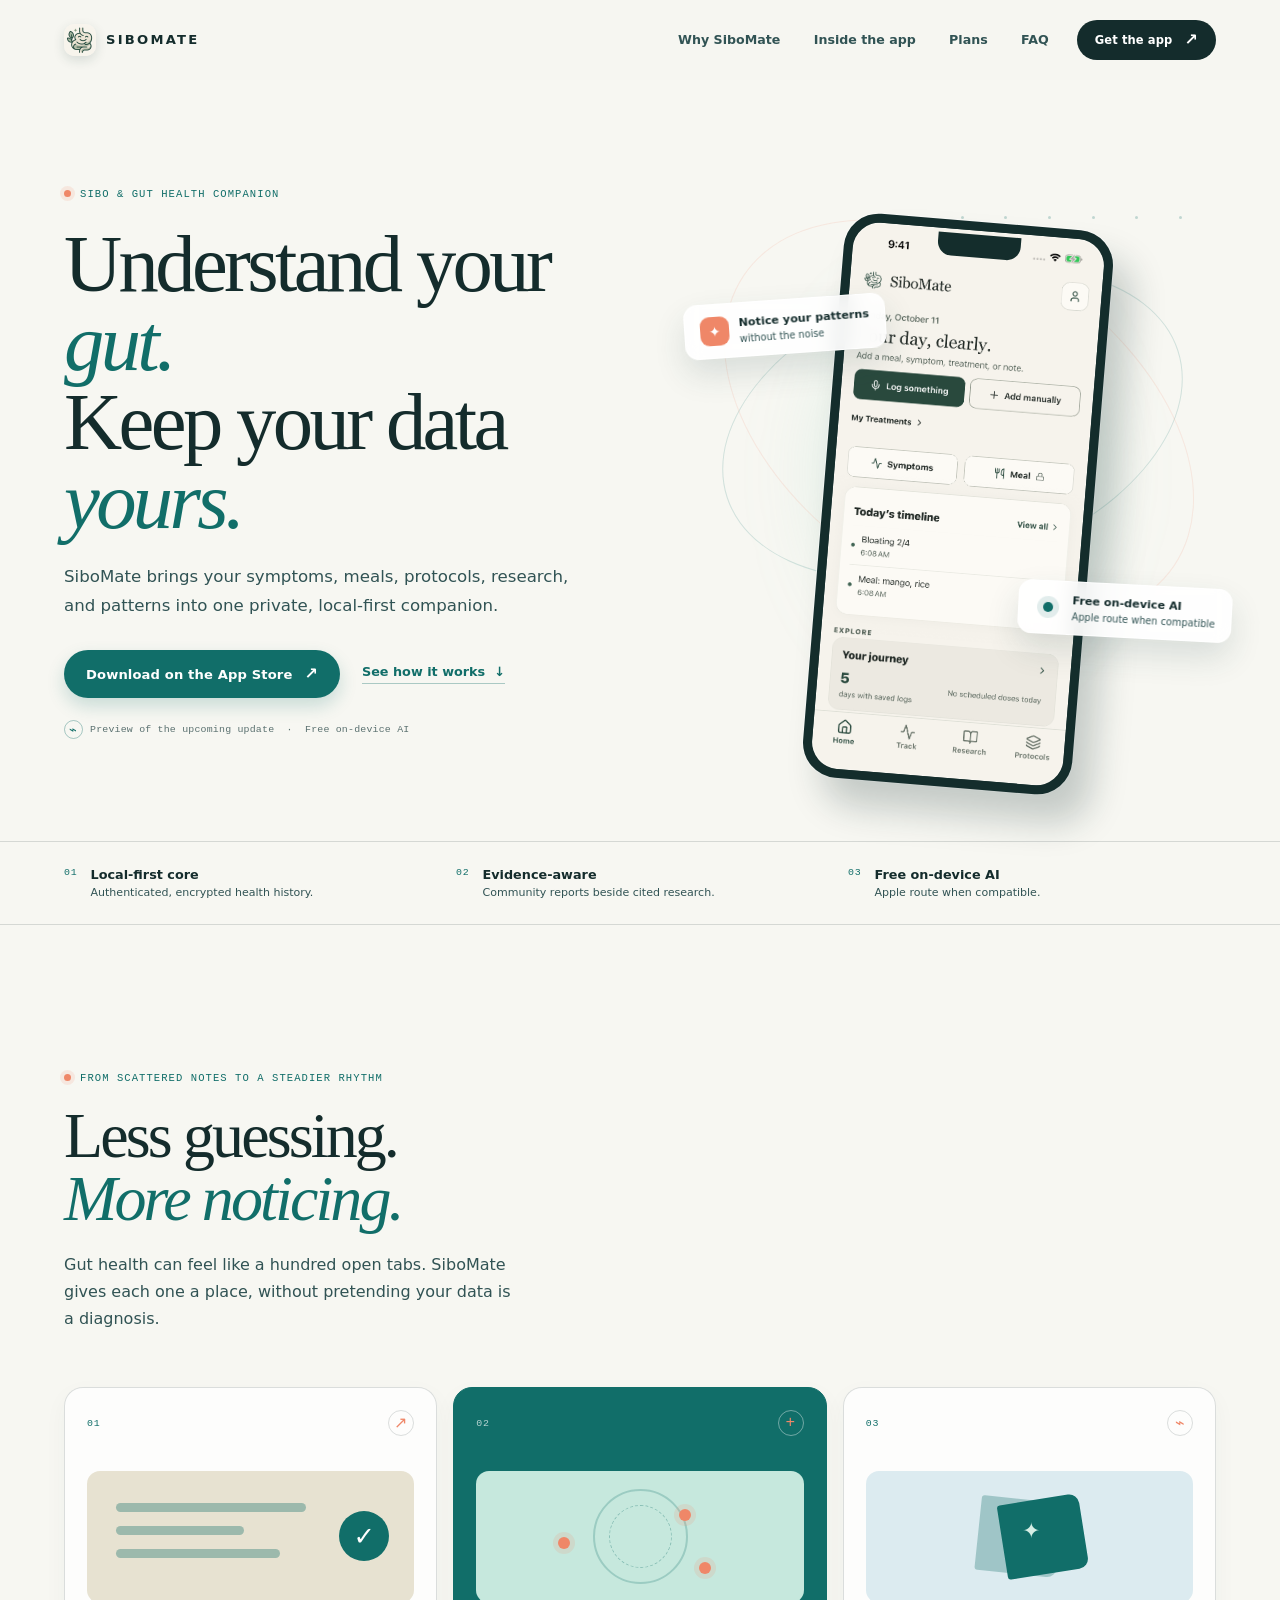
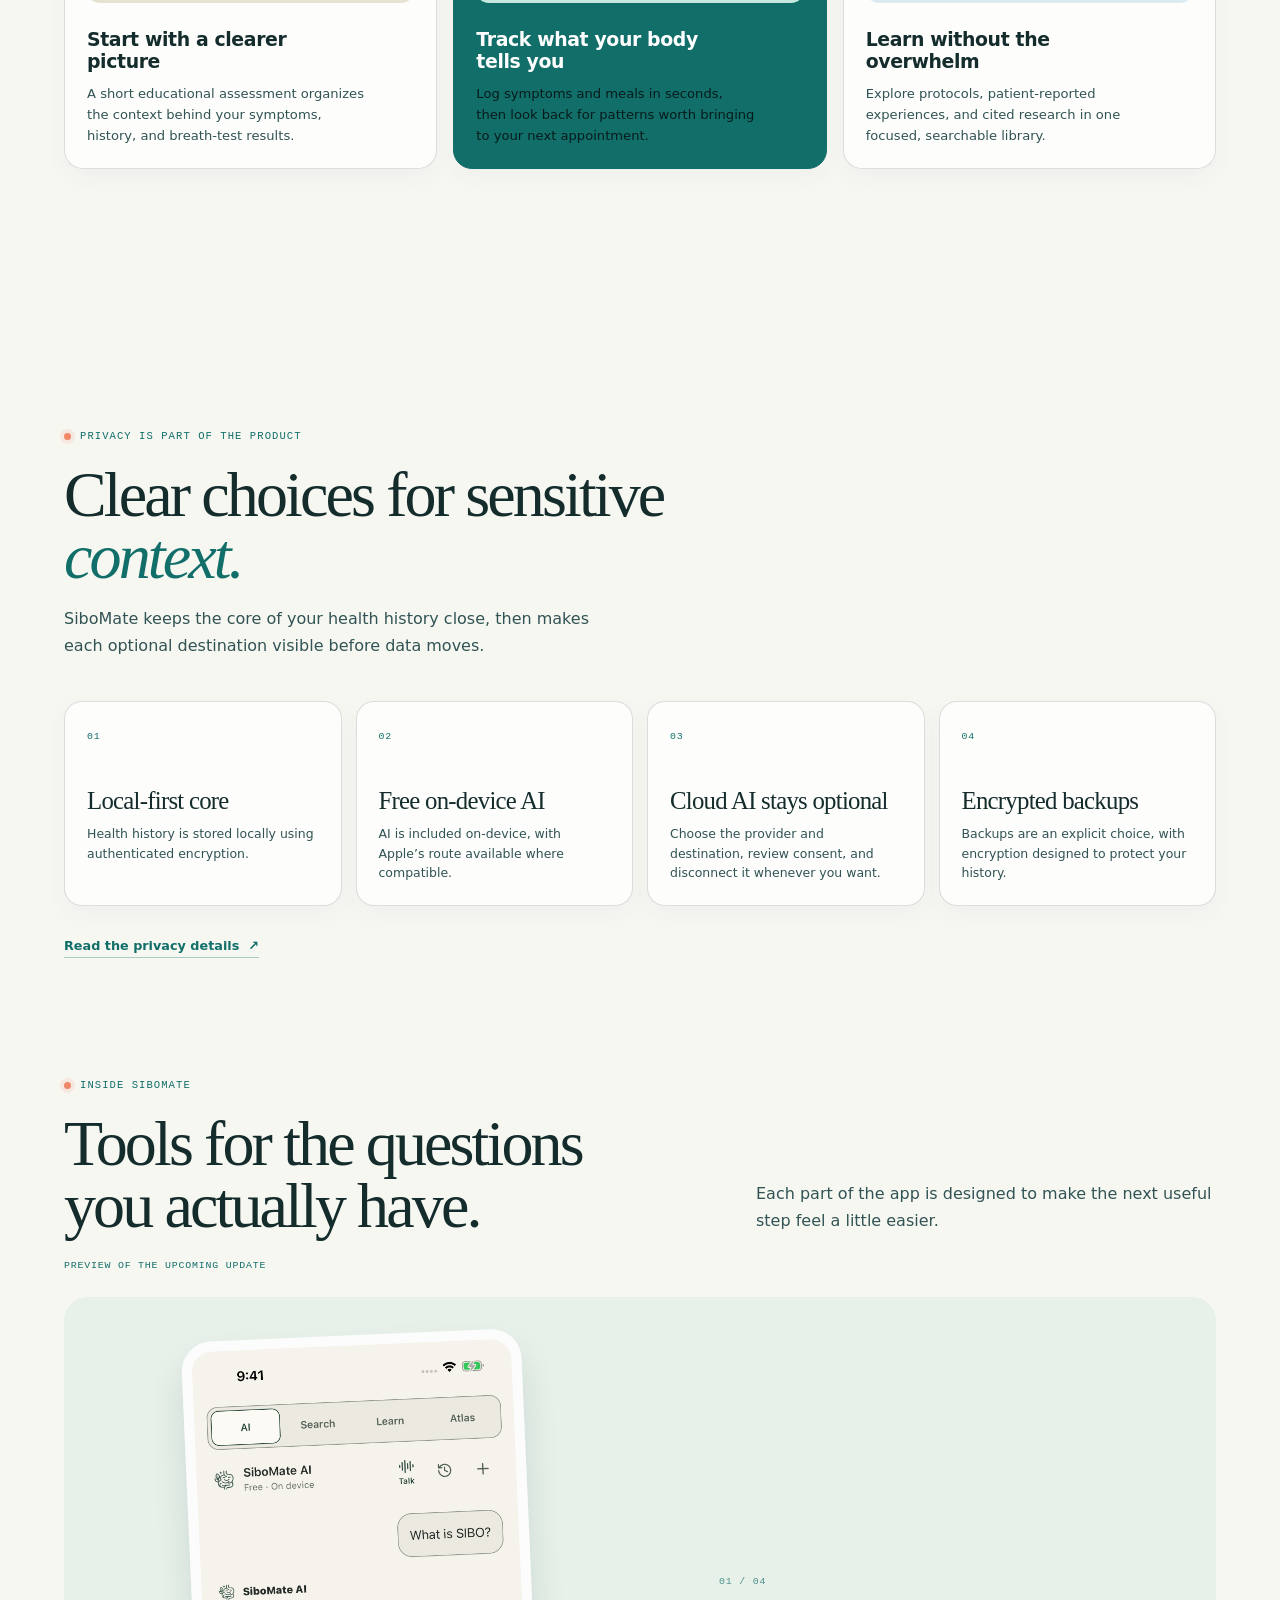
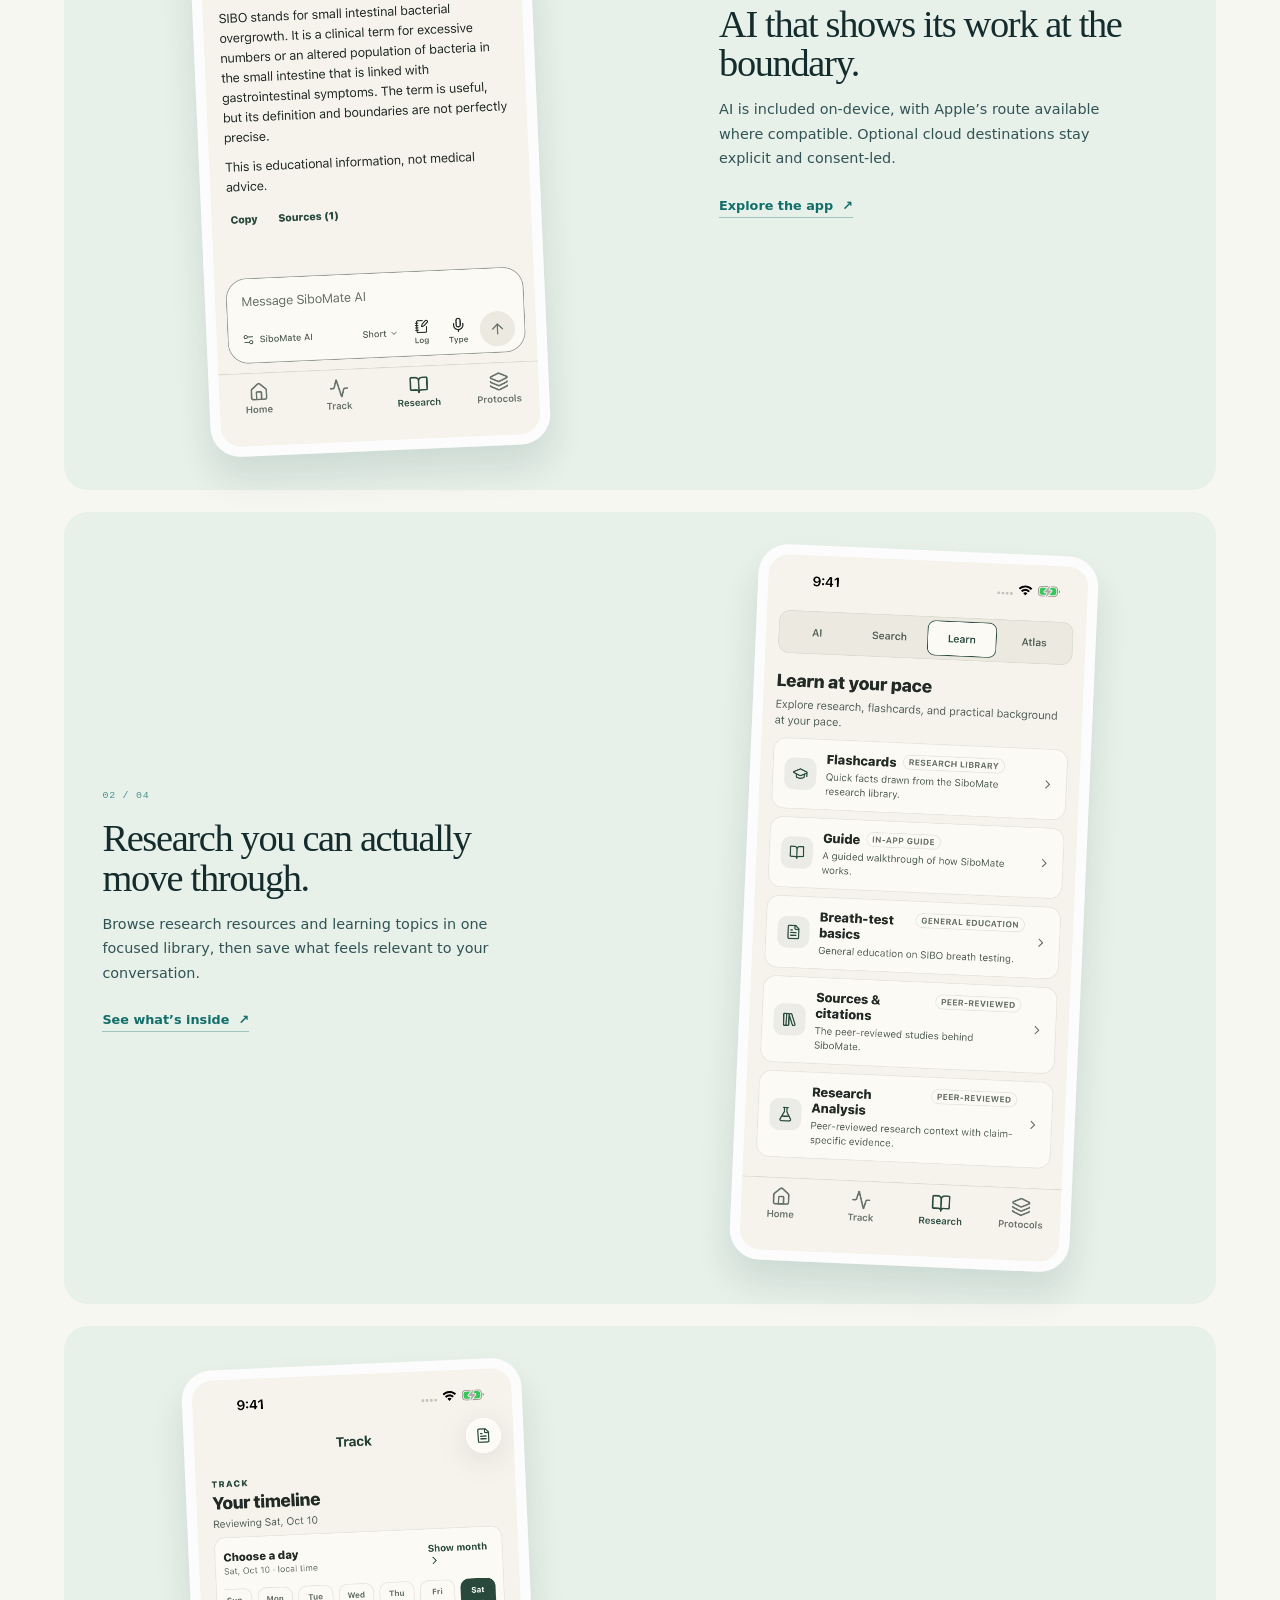
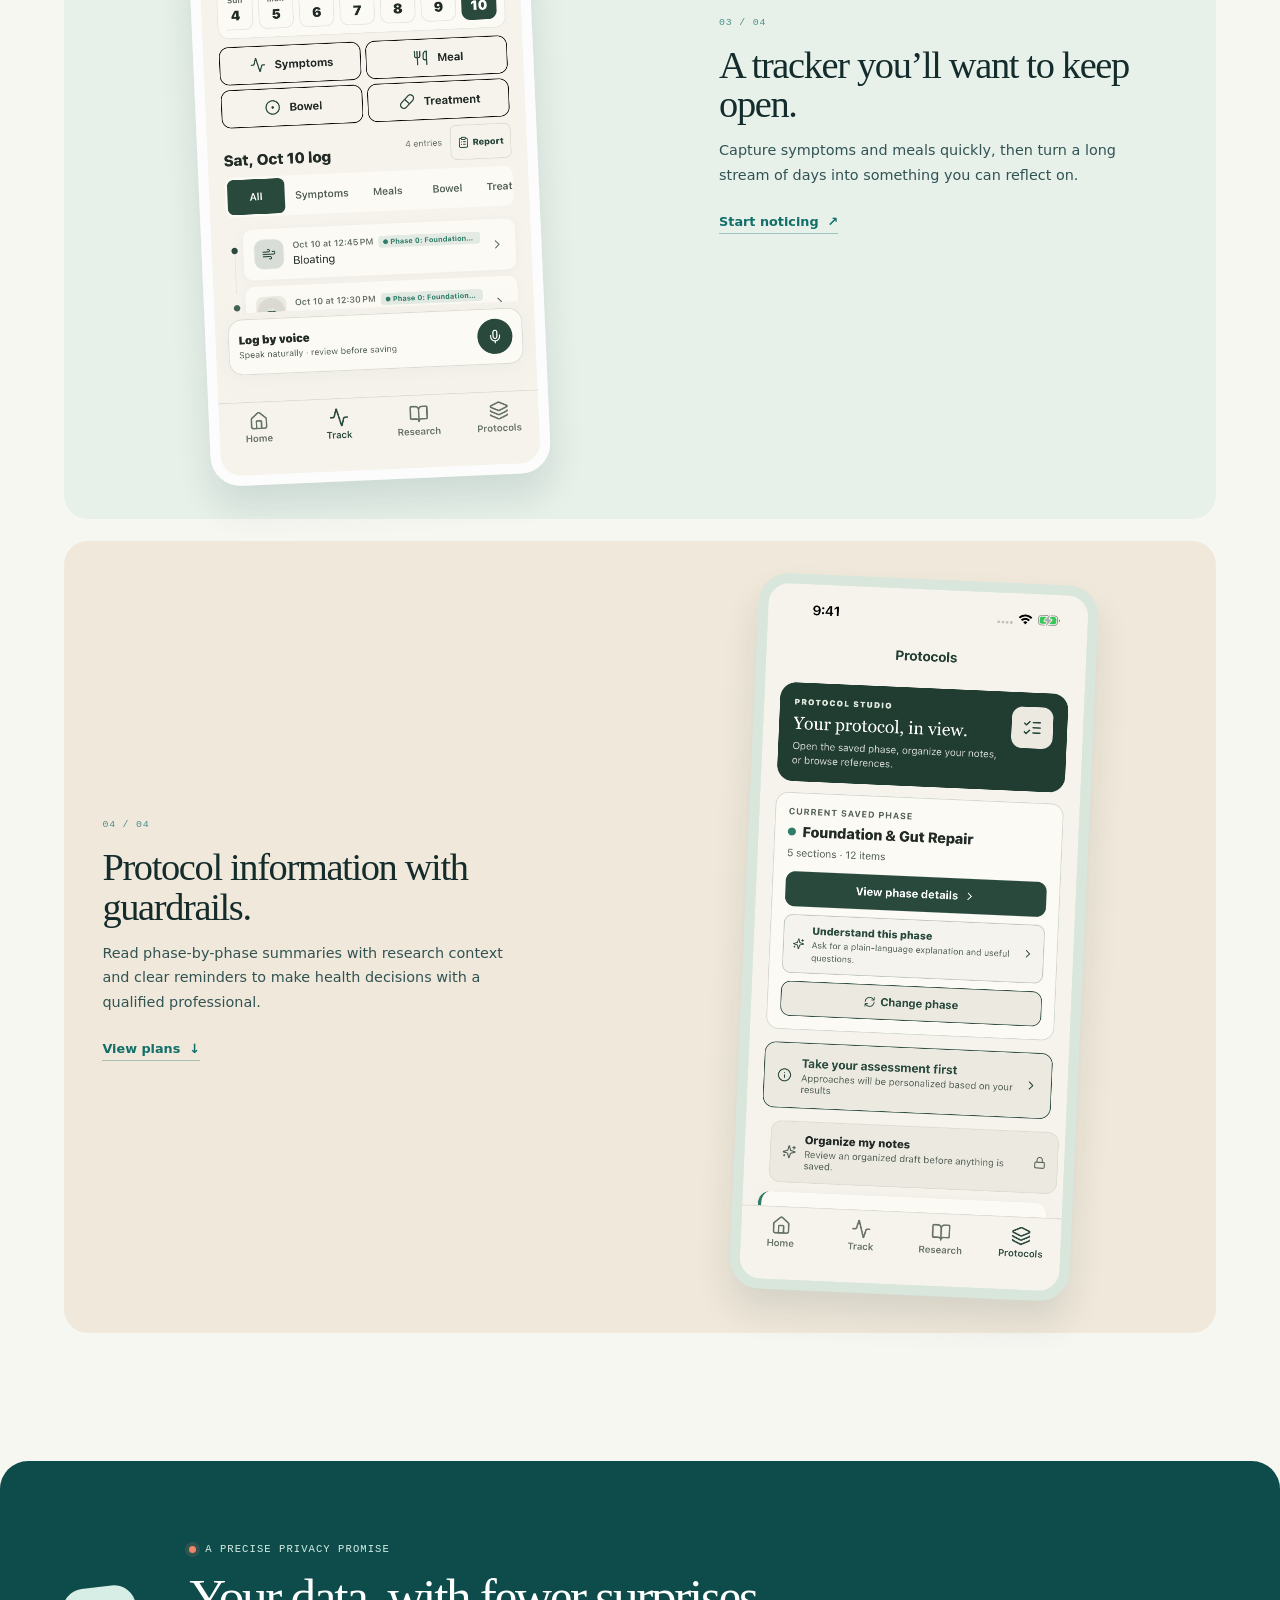
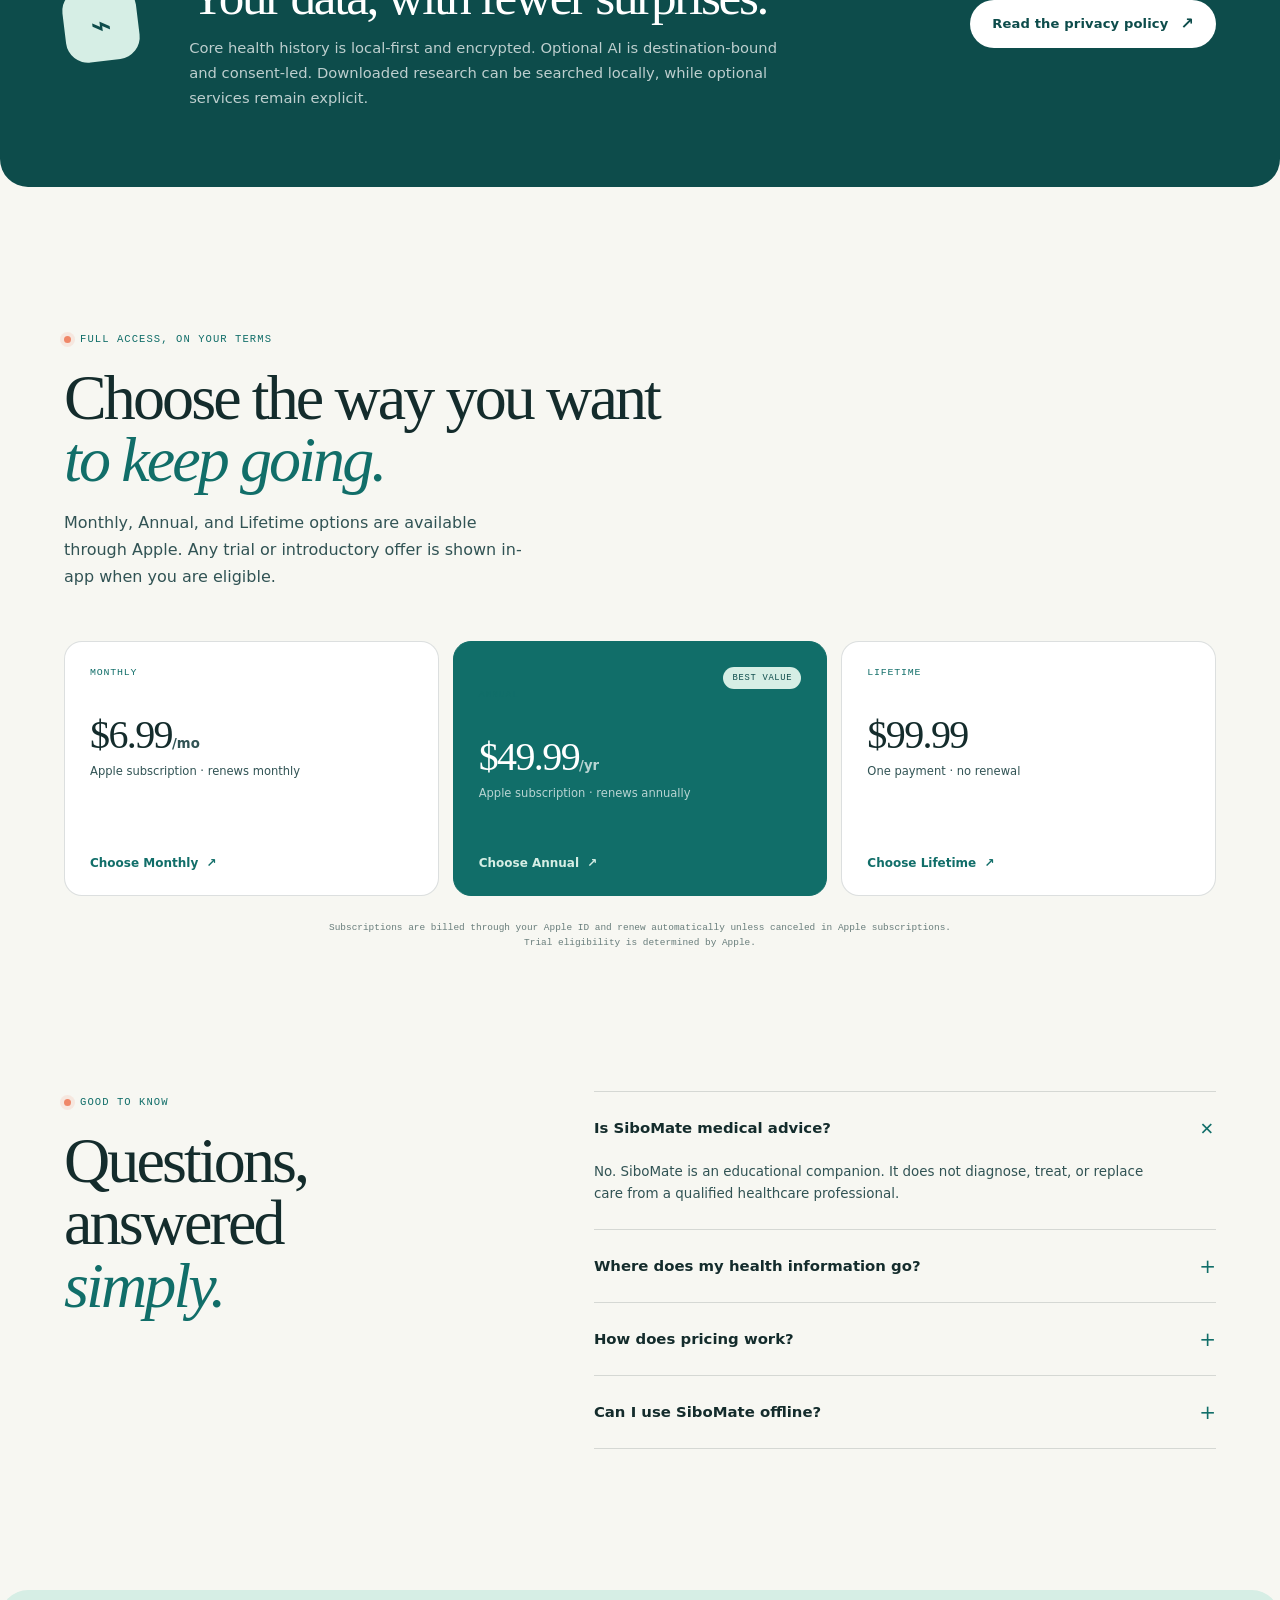
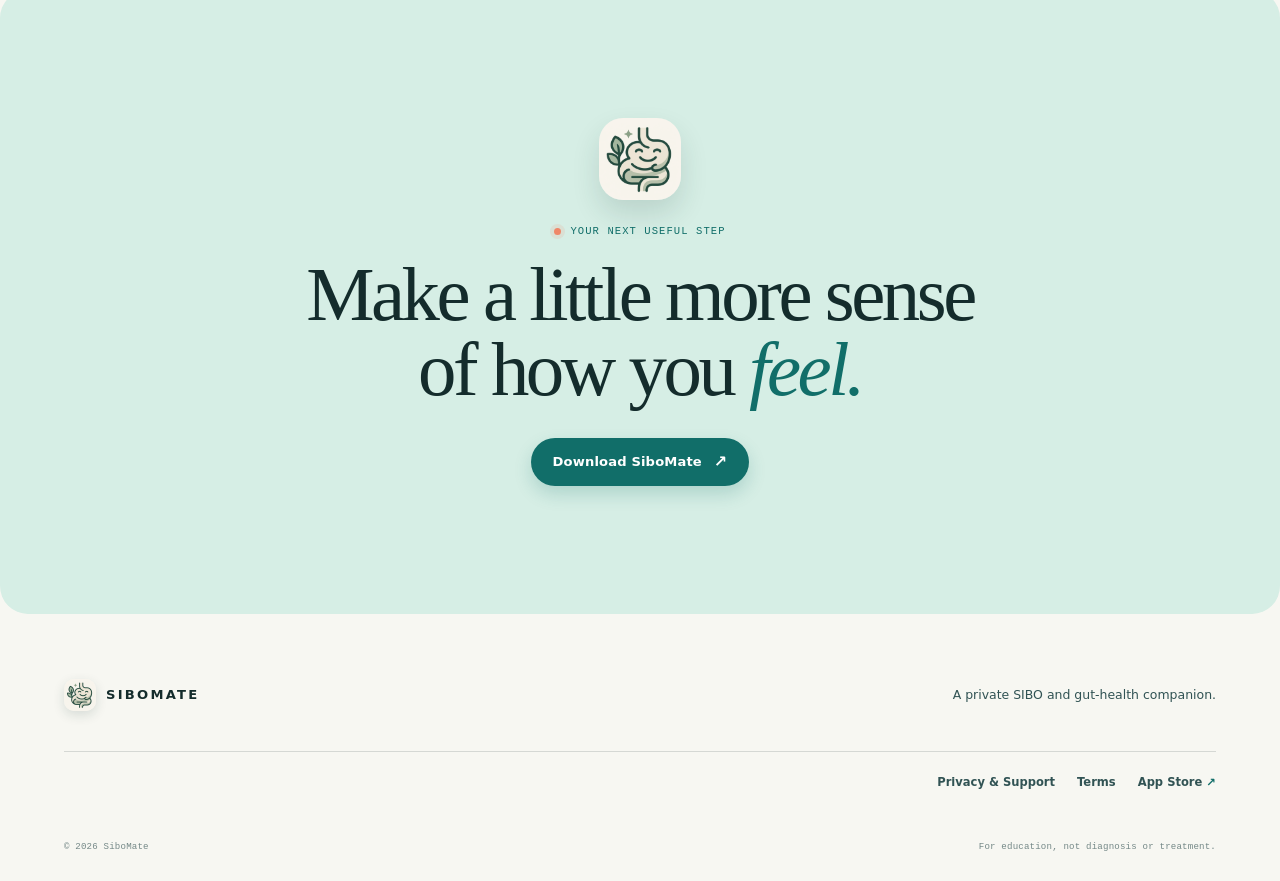
<file: index.html>
<!doctype html>
<html lang="en">
  <head>
    <meta charset="UTF-8" />
    <meta name="viewport" content="width=device-width, initial-scale=1" />
    <meta name="theme-color" content="#f7f7f2" />
    <meta name="referrer" content="strict-origin-when-cross-origin" />
    <meta http-equiv="Content-Security-Policy" content="default-src 'self'; base-uri 'self'; object-src 'none'; form-action 'self'; script-src 'self' 'sha256-etqVgZcglWVtQj0BHl1MtAY1jUo/3SEIo+hVWVHaoSQ='; style-src 'self' 'unsafe-inline' https://fonts.googleapis.com; font-src https://fonts.gstatic.com; img-src 'self' data:; connect-src 'self'; upgrade-insecure-requests" />
    <meta name="description" content="SiboMate is a privacy-first SIBO and gut-health companion for understanding symptoms, meals, research, and patterns." />
    <link rel="canonical" href="https://sibomate.me/" />
    <meta property="og:title" content="SiboMate · Understand your gut. Keep your data yours." />
    <meta property="og:description" content="A local-first SIBO companion for symptoms, meals, protocols, research, and patterns." />
    <meta property="og:type" content="website" />
    <meta property="og:url" content="https://sibomate.me/" />
    <meta property="og:site_name" content="SiboMate" />
    <meta property="og:image" content="https://sibomate.me/social-share.jpg" />
    <meta property="og:image:width" content="1200" />
    <meta property="og:image:height" content="630" />
    <meta property="og:image:alt" content="SiboMate app icon on a calm ivory and sage background" />
    <meta name="twitter:card" content="summary_large_image" />
    <meta name="twitter:title" content="SiboMate · Understand your gut. Keep your data yours." />
    <meta name="twitter:description" content="A local-first SIBO companion for symptoms, meals, protocols, research, and patterns." />
    <meta name="twitter:image" content="https://sibomate.me/social-share.jpg" />
    <title>SiboMate · Understand your gut. Keep your data yours.</title>
    <link rel="icon" type="image/png" sizes="32x32" href="favicon-32.png?v=2" />
    <link rel="apple-touch-icon" sizes="180x180" href="apple-touch-icon.png?v=2" />
    <link rel="preconnect" href="https://fonts.googleapis.com" />
    <link rel="preconnect" href="https://fonts.gstatic.com" crossorigin />
    <link href="https://fonts.googleapis.com/css2?family=DM+Mono:wght@400;500&family=DM+Sans:wght@400;500;600;700&family=Fraunces:opsz,wght@9..144,500;9..144,600&display=swap" rel="stylesheet" />
    <link rel="stylesheet" href="styles.css?v=5" />
    <script type="application/ld+json">
      {
        "@context": "https://schema.org",
        "@graph": [
          {
            "@type": "SoftwareApplication",
            "@id": "https://sibomate.me/#app",
            "name": "SiboMate",
            "url": "https://sibomate.me/",
            "downloadUrl": "https://apps.apple.com/us/app/sibomate/id6792794417",
            "applicationCategory": "HealthApplication",
            "operatingSystem": "iOS",
            "description": "A privacy-first SIBO and gut-health companion for organizing symptoms, meals, protocols, research, and patterns.",
            "image": "https://sibomate.me/social-share.jpg",
            "offers": [
              { "@type": "Offer", "name": "Monthly", "price": "6.99", "priceCurrency": "USD" },
              { "@type": "Offer", "name": "Annual", "price": "49.99", "priceCurrency": "USD" },
              { "@type": "Offer", "name": "Lifetime", "price": "99.99", "priceCurrency": "USD" }
            ]
          },
          {
            "@type": "FAQPage",
            "@id": "https://sibomate.me/#faq-schema",
            "mainEntity": [
              { "@type": "Question", "name": "Is SiboMate medical advice?", "acceptedAnswer": { "@type": "Answer", "text": "No. SiboMate is an educational companion. It does not diagnose, treat, or replace care from a qualified healthcare professional." } },
              { "@type": "Question", "name": "Where does my health information go?", "acceptedAnswer": { "@type": "Answer", "text": "Core health history is stored locally using authenticated encryption. Optional AI requests are sent to the provider and destination you choose after consent. Encrypted backups are opt-in." } },
              { "@type": "Question", "name": "How does pricing work?", "acceptedAnswer": { "@type": "Answer", "text": "SiboMate offers Monthly, Annual, and Lifetime options through Apple. Any trial or introductory offer is shown in-app when Apple determines that you are eligible." } },
              { "@type": "Question", "name": "Can I use SiboMate offline?", "acceptedAnswer": { "@type": "Answer", "text": "After the research database is downloaded, local search can run on your phone. Optional cloud services still require their own connection and consent." } }
            ]
          }
        ]
      }
    </script>
  </head>
  <body>
    <div class="site-shell">
      <header class="site-header" data-header>
        <a class="brand" href="#top" aria-label="SiboMate home">
          <img class="brand-mark" src="icon.png?v=20261011" alt="" width="32" height="32" />
          <span class="brand-name">SiboMate</span>
        </a>
        <nav class="desktop-nav" aria-label="Primary navigation">
          <a href="#why">Why SiboMate</a>
          <a href="#features">Inside the app</a>
          <a href="#plans">Plans</a>
          <a href="#faq">FAQ</a>
        </nav>
        <a class="button button-small button-dark header-cta" href="https://apps.apple.com/us/app/sibomate/id6792794417" target="_blank" rel="noreferrer">Get the app <span>↗</span></a>
        <button class="menu-toggle" type="button" aria-expanded="false" aria-controls="mobile-nav" data-menu-toggle><span></span><span></span><span></span><span class="sr-only">Open navigation</span></button>
        <nav class="mobile-nav" id="mobile-nav" aria-label="Mobile navigation" data-mobile-nav>
          <a href="#why">Why SiboMate</a>
          <a href="#features">Inside the app</a>
          <a href="#plans">Plans</a>
          <a href="#faq">FAQ</a>
          <a class="button button-dark" href="https://apps.apple.com/us/app/sibomate/id6792794417" target="_blank" rel="noreferrer">Get the app <span>↗</span></a>
        </nav>
      </header>

      <main id="top">
        <section class="hero section-pad">
          <div class="hero-copy reveal">
            <div class="eyebrow"><span class="eyebrow-dot"></span> SIBO &amp; gut health companion</div>
            <h1>Understand your <em>gut.</em><br />Keep your data <em>yours.</em></h1>
            <p class="hero-lede">SiboMate brings your symptoms, meals, protocols, research, and patterns into one private, local-first companion.</p>
            <div class="hero-actions">
              <a class="button button-primary" href="https://apps.apple.com/us/app/sibomate/id6792794417" target="_blank" rel="noreferrer">Download on the App Store <span>↗</span></a>
              <a class="text-link" href="#why">See how it works <span>↓</span></a>
            </div>
            <div class="hero-note"><span class="lock-icon">⌁</span> Preview of the upcoming update&nbsp; · &nbsp;Free on-device AI</div>
          </div>
          <div class="hero-visual reveal reveal-delay">
            <div class="visual-grid" aria-hidden="true"><span></span><span></span><span></span><span></span><span></span><span></span></div>
            <div class="hero-orbit hero-orbit-one"></div>
            <div class="hero-orbit hero-orbit-two"></div>
            <div class="phone-wrap">
              <div class="phone-glow"></div>
              <div class="phone-frame">
                <div class="phone-notch"></div>
                <img src="app-home.png?v=20261011" alt="SiboMate home screen showing a personalized gut-health overview" />
              </div>
            </div>
            <div class="floating-card floating-card-top"><span class="floating-icon">✦</span><div><strong>Notice your patterns</strong><small>without the noise</small></div></div>
            <div class="floating-card floating-card-bottom"><span class="pulse-dot"></span><div><strong>Free on-device AI</strong><small>Apple route when compatible</small></div></div>
          </div>
        </section>

        <section class="trust-strip section-pad" aria-label="SiboMate principles">
          <div class="trust-item"><span class="trust-number">01</span><div><strong>Local-first core</strong><small>Authenticated, encrypted health history.</small></div></div>
          <div class="trust-item"><span class="trust-number">02</span><div><strong>Evidence-aware</strong><small>Community reports beside cited research.</small></div></div>
          <div class="trust-item"><span class="trust-number">03</span><div><strong>Free on-device AI</strong><small>Apple route when compatible.</small></div></div>
        </section>

        <section class="story section-pad" id="why">
          <div class="section-intro reveal">
            <div class="eyebrow"><span class="eyebrow-dot"></span> From scattered notes to a steadier rhythm</div>
            <h2>Less guessing.<br /><em>More noticing.</em></h2>
            <p>Gut health can feel like a hundred open tabs. SiboMate gives each one a place, without pretending your data is a diagnosis.</p>
          </div>
          <div class="steps-grid">
            <article class="step-card reveal">
              <div class="step-top"><span>01</span><span class="step-symbol">↗</span></div>
              <div class="step-illustration step-illustration-assess"><span class="line line-a"></span><span class="line line-b"></span><span class="line line-c"></span><span class="check">✓</span></div>
              <h3>Start with a clearer picture</h3>
              <p>A short educational assessment organizes the context behind your symptoms, history, and breath-test results.</p>
            </article>
            <article class="step-card step-card-highlight reveal reveal-delay-short">
              <div class="step-top"><span>02</span><span class="step-symbol">+</span></div>
              <div class="step-illustration step-illustration-track"><span class="track-ring"></span><span class="track-dot dot-one"></span><span class="track-dot dot-two"></span><span class="track-dot dot-three"></span></div>
              <h3>Track what your body tells you</h3>
              <p>Log symptoms and meals in seconds, then look back for patterns worth bringing to your next appointment.</p>
            </article>
            <article class="step-card reveal reveal-delay">
              <div class="step-top"><span>03</span><span class="step-symbol">⌁</span></div>
              <div class="step-illustration step-illustration-learn"><span class="book book-back"></span><span class="book book-front"></span><span class="book-star">✦</span></div>
              <h3>Learn without the overwhelm</h3>
              <p>Explore protocols, patient-reported experiences, and cited research in one focused, searchable library.</p>
            </article>
          </div>
        </section>

        <section class="privacy-proof section-pad" id="privacy">
          <div class="privacy-proof-heading"><div class="eyebrow"><span class="eyebrow-dot"></span> Privacy is part of the product</div><h2>Clear choices for sensitive <em>context.</em></h2><p>SiboMate keeps the core of your health history close, then makes each optional destination visible before data moves.</p></div>
          <div class="proof-grid">
            <article class="proof-card"><span class="proof-number">01</span><h3>Local-first core</h3><p>Health history is stored locally using authenticated encryption.</p></article>
            <article class="proof-card"><span class="proof-number">02</span><h3>Free on-device AI</h3><p>AI is included on-device, with Apple’s route available where compatible.</p></article>
            <article class="proof-card"><span class="proof-number">03</span><h3>Cloud AI stays optional</h3><p>Choose the provider and destination, review consent, and disconnect it whenever you want.</p></article>
            <article class="proof-card"><span class="proof-number">04</span><h3>Encrypted backups</h3><p>Backups are an explicit choice, with encryption designed to protect your history.</p></article>
          </div>
          <a href="privacy.html" class="text-link">Read the privacy details <span>↗</span></a>
        </section>

        <section class="features section-pad" id="features">
          <div class="feature-heading reveal">
            <div><div class="eyebrow"><span class="eyebrow-dot"></span> Inside SiboMate</div><h2>Tools for the questions<br />you actually have.</h2></div>
            <p>Each part of the app is designed to make the next useful step feel a little easier.</p>
          </div>
          <p class="feature-preview-note">Preview of the upcoming update</p>
          <div class="feature-showcase">
            <article class="feature-row reveal">
              <div class="feature-image"><img src="app-ai.png?v=20261011" alt="SiboMate AI chat screen with private on-device context controls" /></div>
              <div class="feature-copy"><span class="feature-index">01 / 04</span><h3>AI that shows its work at the boundary.</h3><p>AI is included on-device, with Apple’s route available where compatible. Optional cloud destinations stay explicit and consent-led.</p><a href="https://apps.apple.com/us/app/sibomate/id6792794417" target="_blank" rel="noreferrer" class="text-link">Explore the app <span>↗</span></a></div>
            </article>
            <article class="feature-row feature-row-reverse reveal">
              <div class="feature-image"><img src="app-database.png?v=20261011" alt="SiboMate research library screen with local resources and learning topics" /></div>
              <div class="feature-copy"><span class="feature-index">02 / 04</span><h3>Research you can actually move through.</h3><p>Browse research resources and learning topics in one focused library, then save what feels relevant to your conversation.</p><a href="https://apps.apple.com/us/app/sibomate/id6792794417" target="_blank" rel="noreferrer" class="text-link">See what’s inside <span>↗</span></a></div>
            </article>
            <article class="feature-row reveal">
              <div class="feature-image"><img src="app-tracker.png?v=20261011" alt="SiboMate tracker screen for logging meals and symptoms" /></div>
              <div class="feature-copy"><span class="feature-index">03 / 04</span><h3>A tracker you’ll want to keep open.</h3><p>Capture symptoms and meals quickly, then turn a long stream of days into something you can reflect on.</p><a href="https://apps.apple.com/us/app/sibomate/id6792794417" target="_blank" rel="noreferrer" class="text-link">Start noticing <span>↗</span></a></div>
            </article>
            <article class="feature-row feature-row-reverse feature-row-last reveal">
              <div class="feature-image feature-image-sage"><img src="app-protocols.png?v=20261011" alt="SiboMate protocol library with phases and research context" /></div>
              <div class="feature-copy"><span class="feature-index">04 / 04</span><h3>Protocol information with guardrails.</h3><p>Read phase-by-phase summaries with research context and clear reminders to make health decisions with a qualified professional.</p><a href="#plans" class="text-link">View plans <span>↓</span></a></div>
            </article>
          </div>
        </section>

        <section class="privacy-band section-pad reveal">
          <div class="privacy-icon"><span>⌁</span></div>
          <div><div class="eyebrow eyebrow-light"><span class="eyebrow-dot"></span> A precise privacy promise</div><h2>Your data, with fewer surprises.</h2><p>Core health history is local-first and encrypted. Optional AI is destination-bound and consent-led. Downloaded research can be searched locally, while optional services remain explicit.</p></div>
          <a href="privacy.html" class="button button-light">Read the privacy policy <span>↗</span></a>
        </section>

        <section class="plans section-pad" id="plans">
          <div class="plans-intro reveal"><div class="eyebrow"><span class="eyebrow-dot"></span> Full access, on your terms</div><h2>Choose the way you want<br /><em>to keep going.</em></h2><p>Monthly, Annual, and Lifetime options are available through Apple. Any trial or introductory offer is shown in-app when you are eligible.</p></div>
          <div class="plan-grid reveal reveal-delay-short">
            <div class="plan-card"><span class="plan-label">Monthly</span><strong>$6.99<span>/mo</span></strong><small>Apple subscription · renews monthly</small><a href="https://apps.apple.com/us/app/sibomate/id6792794417" target="_blank" rel="noreferrer">Choose Monthly <span>↗</span></a></div>
            <div class="plan-card plan-card-featured"><span class="plan-badge">Best value</span><span class="plan-label">Annual</span><strong>$49.99<span>/yr</span></strong><small>Apple subscription · renews annually</small><a href="https://apps.apple.com/us/app/sibomate/id6792794417" target="_blank" rel="noreferrer">Choose Annual <span>↗</span></a></div>
            <div class="plan-card"><span class="plan-label">Lifetime</span><strong>$99.99</strong><small>One payment · no renewal</small><a href="https://apps.apple.com/us/app/sibomate/id6792794417" target="_blank" rel="noreferrer">Choose Lifetime <span>↗</span></a></div>
          </div>
          <p class="plan-footnote">Subscriptions are billed through your Apple ID and renew automatically unless canceled in Apple subscriptions. Trial eligibility is determined by Apple.</p>
        </section>

        <section class="faq section-pad" id="faq">
          <div class="faq-heading reveal"><div class="eyebrow"><span class="eyebrow-dot"></span> Good to know</div><h2>Questions, answered<br /><em>simply.</em></h2></div>
          <div class="faq-list reveal reveal-delay-short">
            <details open><summary>Is SiboMate medical advice?<span>+</span></summary><p>No. SiboMate is an educational companion. It does not diagnose, treat, or replace care from a qualified healthcare professional.</p></details>
            <details><summary>Where does my health information go?<span>+</span></summary><p>Core health history is stored locally using authenticated encryption. Optional AI requests go to the provider and destination you choose after consent. Encrypted backups are opt-in.</p></details>
            <details><summary>How does pricing work?<span>+</span></summary><p>SiboMate offers Monthly, Annual, and Lifetime options through Apple. Any trial or introductory offer is shown in-app when Apple determines that you are eligible.</p></details>
            <details><summary>Can I use SiboMate offline?<span>+</span></summary><p>After the research database is downloaded, local search can run on your phone. Optional cloud services still require their own connection and consent.</p></details>
          </div>
        </section>

        <section class="final-cta section-pad reveal">
          <img class="final-cta-mark" src="icon.png?v=20261011" alt="" width="82" height="82" />
          <div class="eyebrow"><span class="eyebrow-dot"></span> Your next useful step</div>
          <h2>Make a little more sense<br />of how you <em>feel.</em></h2>
          <a class="button button-primary" href="https://apps.apple.com/us/app/sibomate/id6792794417" target="_blank" rel="noreferrer">Download SiboMate <span>↗</span></a>
        </section>
      </main>

      <footer class="site-footer section-pad">
        <div class="footer-main"><a class="brand" href="#top"><img class="brand-mark" src="icon.png?v=20261011" alt="" width="32" height="32" /><span class="brand-name">SiboMate</span></a><p>A private SIBO and gut-health companion.</p></div>
        <div class="footer-links"><a href="privacy.html">Privacy &amp; Support</a><a href="https://www.apple.com/legal/internet-services/itunes/dev/stdeula/" target="_blank" rel="noreferrer">Terms</a><a href="https://apps.apple.com/us/app/sibomate/id6792794417" target="_blank" rel="noreferrer">App Store <span>↗</span></a></div>
        <div class="footer-bottom"><span>© 2026 SiboMate</span><span>For education, not diagnosis or treatment.</span></div>
      </footer>
    </div>
    <script src="script.js?v=2"></script>
  </body>
</html>
</file>
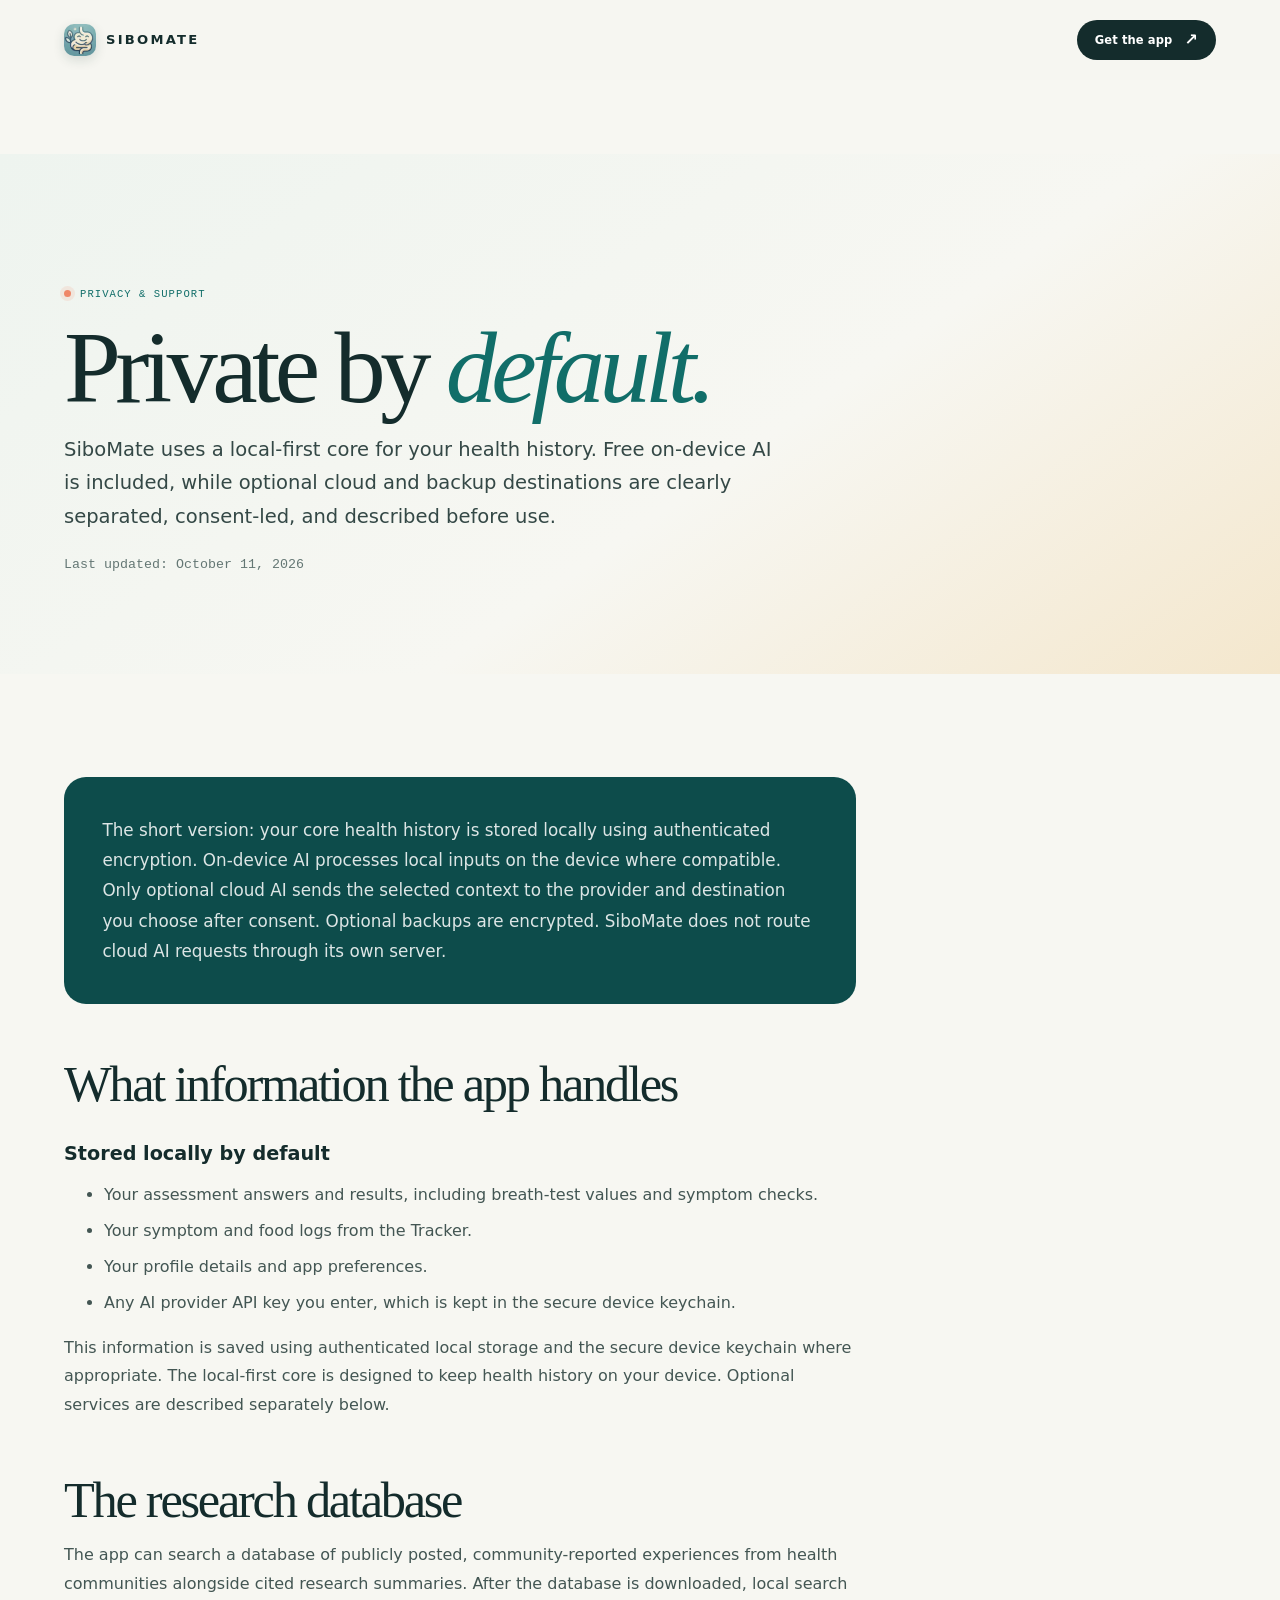
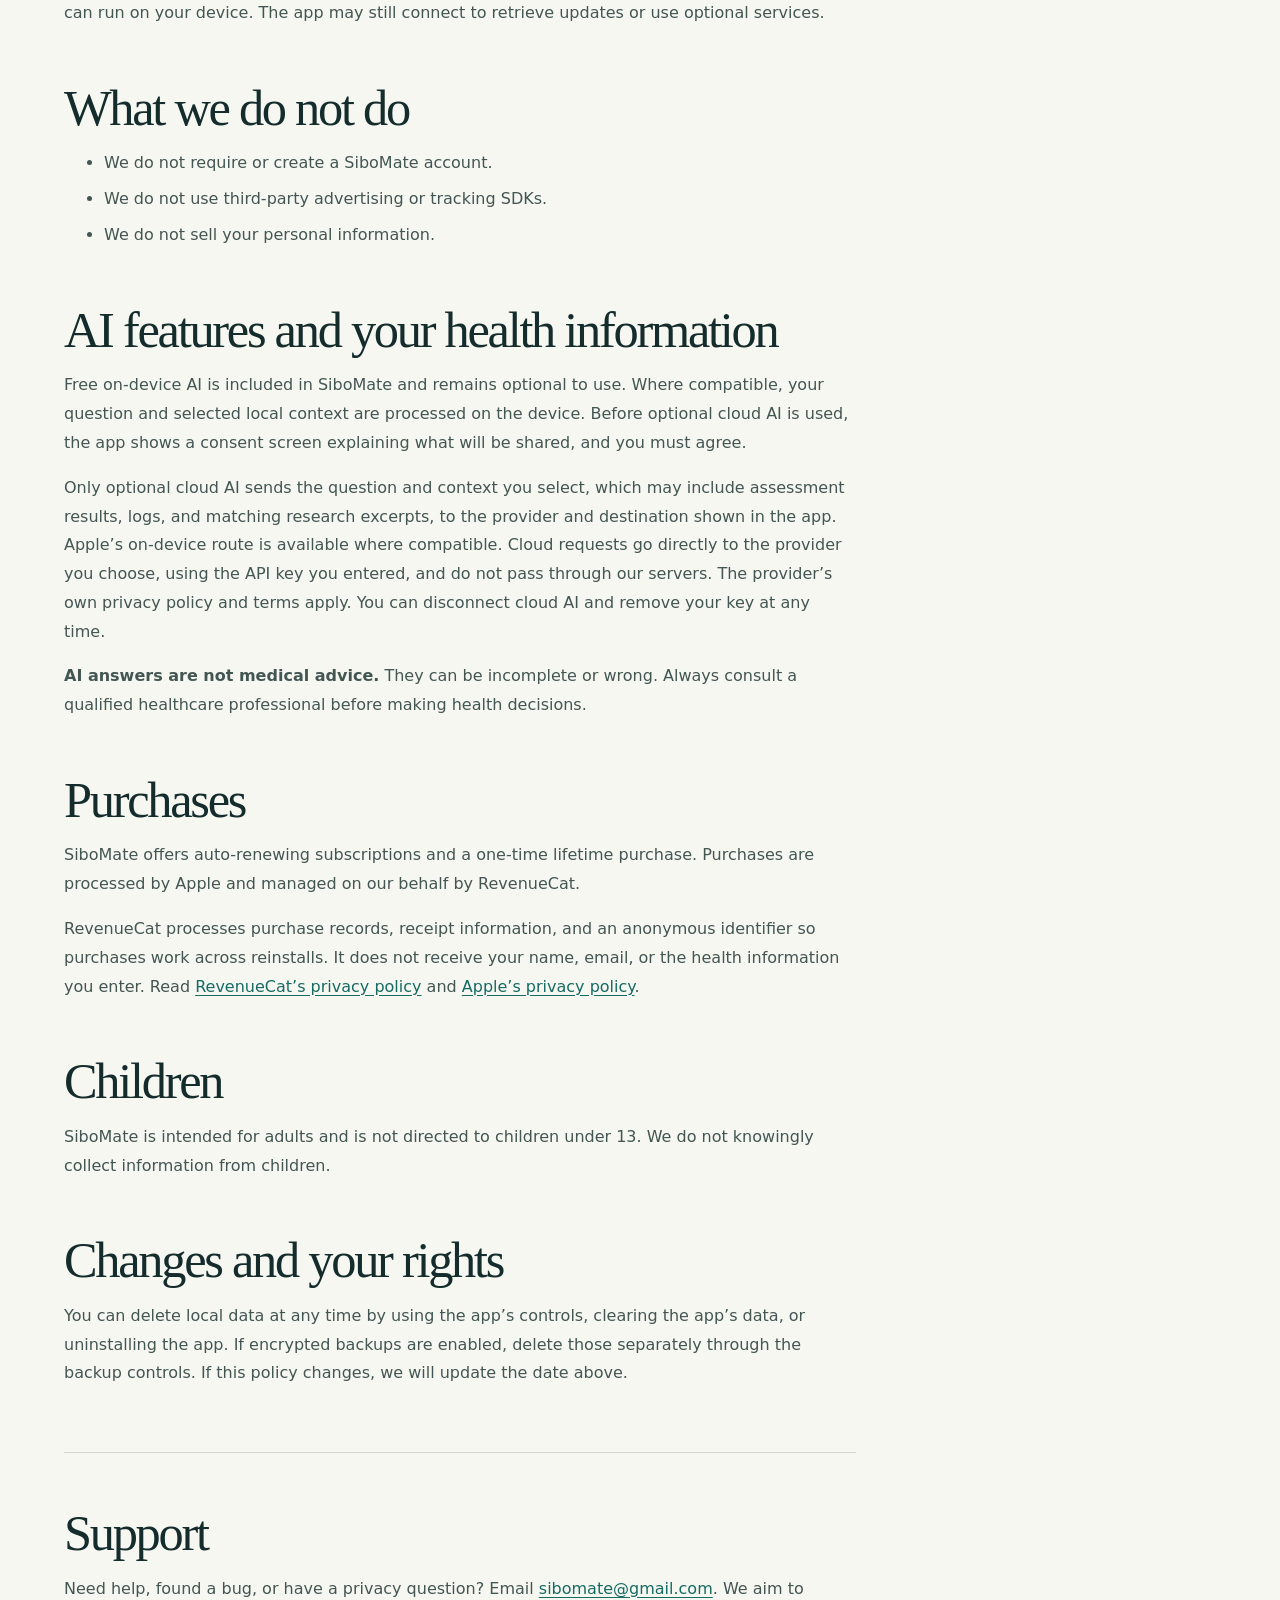
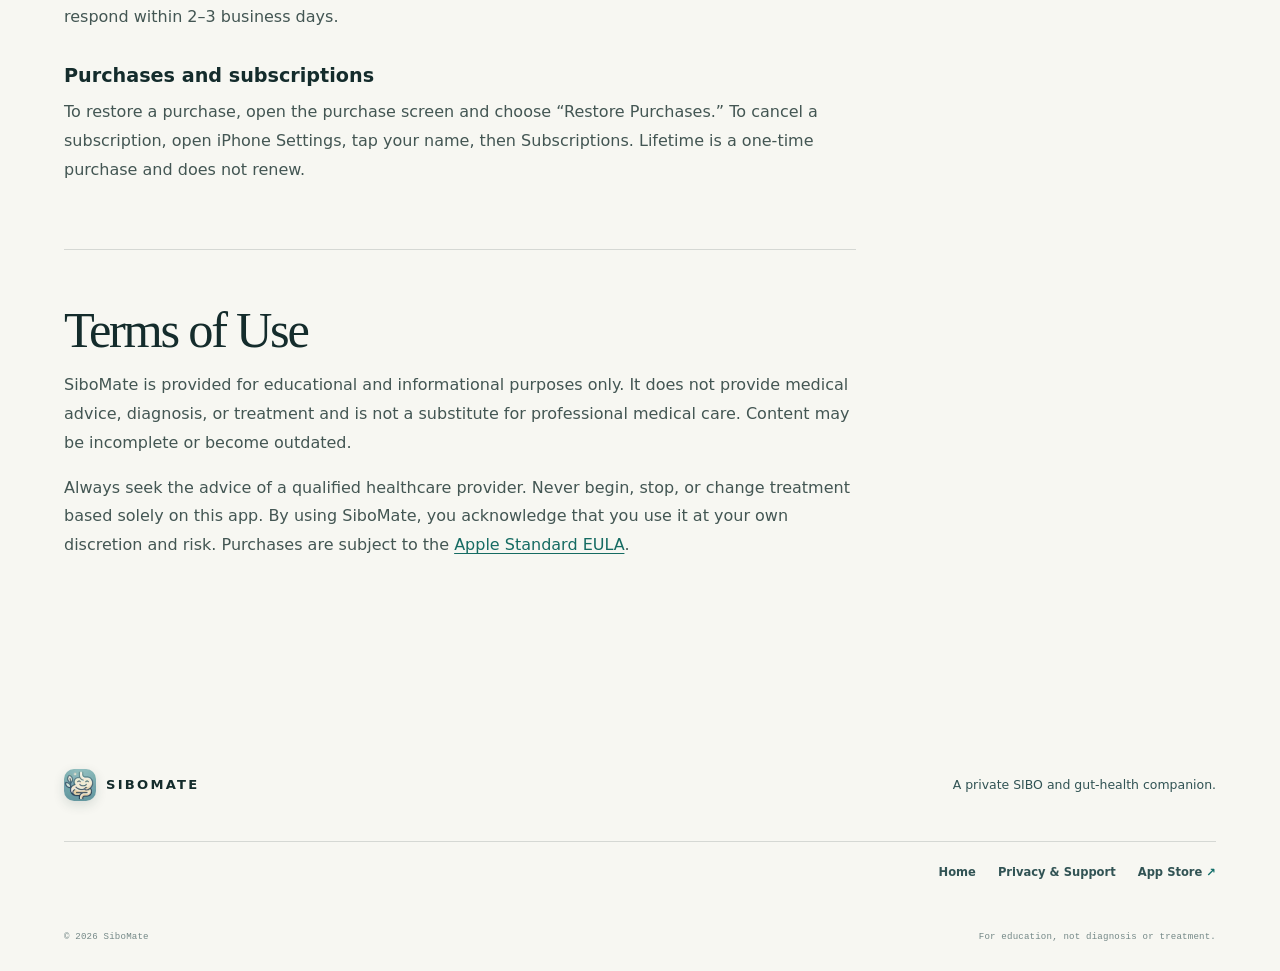
<file: privacy.html>
<!doctype html>
<html lang="en">
  <head>
    <meta charset="UTF-8" />
    <meta name="viewport" content="width=device-width, initial-scale=1" />
    <meta name="theme-color" content="#f7f7f2" />
    <meta name="referrer" content="strict-origin-when-cross-origin" />
    <meta http-equiv="Content-Security-Policy" content="default-src 'self'; base-uri 'self'; object-src 'none'; form-action 'self'; script-src 'none'; style-src 'self' 'unsafe-inline' https://fonts.googleapis.com; font-src https://fonts.gstatic.com; img-src 'self' data:; connect-src 'self'; upgrade-insecure-requests" />
    <meta name="description" content="SiboMate privacy policy, terms of use, and support information." />
    <link rel="canonical" href="https://sibomate.me/privacy.html" />
    <meta property="og:title" content="Privacy &amp; Support · SiboMate" />
    <meta property="og:description" content="How SiboMate handles your information, purchases, and support requests." />
    <meta property="og:url" content="https://sibomate.me/privacy.html" />
    <meta property="og:type" content="website" />
    <meta property="og:image" content="https://sibomate.me/social-share.jpg" />
    <meta name="twitter:card" content="summary_large_image" />
    <meta name="twitter:title" content="Privacy &amp; Support · SiboMate" />
    <meta name="twitter:description" content="How SiboMate handles your information, purchases, and support requests." />
    <meta name="twitter:image" content="https://sibomate.me/social-share.jpg" />
    <title>Privacy &amp; Support · SiboMate</title>
    <link rel="icon" type="image/png" sizes="32x32" href="favicon-32.png?v=2" />
    <link rel="apple-touch-icon" sizes="180x180" href="apple-touch-icon.png?v=2" />
    <link rel="preconnect" href="https://fonts.googleapis.com" />
    <link rel="preconnect" href="https://fonts.gstatic.com" crossorigin />
    <link href="https://fonts.googleapis.com/css2?family=DM+Mono:wght@400;500&amp;family=DM+Sans:wght@400;500;600;700&amp;family=Fraunces:opsz,wght@9..144,500;9..144,600&amp;display=swap" rel="stylesheet" />
    <link rel="stylesheet" href="styles.css?v=5" />
  </head>
  <body>
    <div class="site-shell">
      <header class="site-header">
        <a class="brand" href="index.html" aria-label="SiboMate home"><img class="brand-mark" src="icon-ui.webp" alt="" width="32" height="32" /><span class="brand-name">SiboMate</span></a>
        <a class="button button-small button-dark" href="https://apps.apple.com/us/app/sibomate/id6792794417" target="_blank" rel="noreferrer">Get the app <span>↗</span></a>
      </header>

      <main class="legal-page">
        <section class="legal-hero section-pad">
          <div class="eyebrow"><span class="eyebrow-dot"></span> Privacy &amp; Support</div>
          <h1>Private by <em>default.</em></h1>
          <p>SiboMate uses a local-first core for your health history. Free on-device AI is included, while optional cloud and backup destinations are clearly separated, consent-led, and described before use.</p>
          <small>Last updated: October 11, 2026</small>
        </section>

        <article class="legal-content section-pad">
          <p class="legal-lede">The short version: your core health history is stored locally using authenticated encryption. On-device AI processes local inputs on the device where compatible. Only optional cloud AI sends the selected context to the provider and destination you choose after consent. Optional backups are encrypted. SiboMate does not route cloud AI requests through its own server.</p>

          <h2>What information the app handles</h2>
          <h3>Stored locally by default</h3>
          <ul>
            <li>Your assessment answers and results, including breath-test values and symptom checks.</li>
            <li>Your symptom and food logs from the Tracker.</li>
            <li>Your profile details and app preferences.</li>
            <li>Any AI provider API key you enter, which is kept in the secure device keychain.</li>
          </ul>
          <p>This information is saved using authenticated local storage and the secure device keychain where appropriate. The local-first core is designed to keep health history on your device. Optional services are described separately below.</p>

          <h2>The research database</h2>
          <p>The app can search a database of publicly posted, community-reported experiences from health communities alongside cited research summaries. After the database is downloaded, local search can run on your device. The app may still connect to retrieve updates or use optional services.</p>

          <h2>What we do not do</h2>
          <ul><li>We do not require or create a SiboMate account.</li><li>We do not use third-party advertising or tracking SDKs.</li><li>We do not sell your personal information.</li></ul>

          <h2>AI features and your health information</h2>
          <p>Free on-device AI is included in SiboMate and remains optional to use. Where compatible, your question and selected local context are processed on the device. Before optional cloud AI is used, the app shows a consent screen explaining what will be shared, and you must agree.</p>
          <p>Only optional cloud AI sends the question and context you select, which may include assessment results, logs, and matching research excerpts, to the provider and destination shown in the app. Apple’s on-device route is available where compatible. Cloud requests go directly to the provider you choose, using the API key you entered, and do not pass through our servers. The provider’s own privacy policy and terms apply. You can disconnect cloud AI and remove your key at any time.</p>
          <p><strong>AI answers are not medical advice.</strong> They can be incomplete or wrong. Always consult a qualified healthcare professional before making health decisions.</p>

          <h2>Purchases</h2>
          <p>SiboMate offers auto-renewing subscriptions and a one-time lifetime purchase. Purchases are processed by Apple and managed on our behalf by RevenueCat.</p>
          <p>RevenueCat processes purchase records, receipt information, and an anonymous identifier so purchases work across reinstalls. It does not receive your name, email, or the health information you enter. Read <a href="https://www.revenuecat.com/privacy" target="_blank" rel="noopener">RevenueCat’s privacy policy</a> and <a href="https://www.apple.com/legal/privacy/" target="_blank" rel="noopener">Apple’s privacy policy</a>.</p>

          <h2>Children</h2>
          <p>SiboMate is intended for adults and is not directed to children under 13. We do not knowingly collect information from children.</p>

          <h2>Changes and your rights</h2>
          <p>You can delete local data at any time by using the app’s controls, clearing the app’s data, or uninstalling the app. If encrypted backups are enabled, delete those separately through the backup controls. If this policy changes, we will update the date above.</p>

          <hr />
          <h2>Support</h2>
          <p>Need help, found a bug, or have a privacy question? Email <a href="mailto:sibomate@gmail.com">sibomate@gmail.com</a>. We aim to respond within 2–3 business days.</p>
          <h3>Purchases and subscriptions</h3>
          <p>To restore a purchase, open the purchase screen and choose “Restore Purchases.” To cancel a subscription, open iPhone Settings, tap your name, then Subscriptions. Lifetime is a one-time purchase and does not renew.</p>

          <hr />
          <h2>Terms of Use</h2>
          <p>SiboMate is provided for educational and informational purposes only. It does not provide medical advice, diagnosis, or treatment and is not a substitute for professional medical care. Content may be incomplete or become outdated.</p>
          <p>Always seek the advice of a qualified healthcare provider. Never begin, stop, or change treatment based solely on this app. By using SiboMate, you acknowledge that you use it at your own discretion and risk. Purchases are subject to the <a href="https://www.apple.com/legal/internet-services/itunes/dev/stdeula/" target="_blank" rel="noopener">Apple Standard EULA</a>.</p>
        </article>
      </main>

      <footer class="site-footer section-pad">
        <div class="footer-main"><a class="brand" href="index.html"><img class="brand-mark" src="icon-ui.webp" alt="" width="32" height="32" /><span class="brand-name">SiboMate</span></a><p>A private SIBO and gut-health companion.</p></div>
        <div class="footer-links"><a href="index.html">Home</a><a href="privacy.html">Privacy &amp; Support</a><a href="https://apps.apple.com/us/app/sibomate/id6792794417" target="_blank" rel="noreferrer">App Store <span>↗</span></a></div>
        <div class="footer-bottom"><span>© 2026 SiboMate</span><span>For education, not diagnosis or treatment.</span></div>
      </footer>
    </div>
  </body>
</html>
</file>
<file: styles.css>
:root {
  --ink: #142c2c;
  --ink-soft: #315354;
  --teal: #116e69;
  --teal-deep: #0d4c4b;
  --mint: #d6eee5;
  --sage: #e7f0e9;
  --coral: #ef8768;
  --cream: #f7f7f2;
  --white: #ffffff;
  --line: rgba(20, 44, 44, .15);
  --shadow: 0 22px 55px rgba(20, 55, 53, .12);
  --display: Fraunces, Georgia, serif;
  --sans: "DM Sans", system-ui, -apple-system, BlinkMacSystemFont, sans-serif;
  --mono: "DM Mono", ui-monospace, monospace;
}

* { box-sizing: border-box; }
html { scroll-behavior: smooth; }
body { margin: 0; color: var(--ink); background: var(--cream); font-family: var(--sans); -webkit-font-smoothing: antialiased; }
a { color: inherit; text-decoration: none; }
button { color: inherit; font: inherit; }
.sr-only { position: absolute; width: 1px; height: 1px; padding: 0; margin: -1px; overflow: hidden; clip: rect(0,0,0,0); white-space: nowrap; border: 0; }
.site-shell { overflow: hidden; }
.section-pad { padding-left: clamp(1.25rem, 5vw, 6.5rem); padding-right: clamp(1.25rem, 5vw, 6.5rem); }

.site-header { height: 80px; display: flex; align-items: center; justify-content: space-between; gap: 28px; padding: 0 clamp(1.25rem, 5vw, 6.5rem); position: sticky; top: 0; z-index: 20; background: rgba(247,247,242,.82); border-bottom: 1px solid transparent; transition: background .25s ease, border-color .25s ease, box-shadow .25s ease; }
.site-header.is-scrolled { background: rgba(247,247,242,.95); border-color: var(--line); box-shadow: 0 8px 24px rgba(14, 57, 57, .05); }
.brand { display: inline-flex; align-items: center; gap: 10px; flex-shrink: 0; }
.brand-mark { width: 32px; height: 32px; flex: 0 0 32px; display: block; border-radius: 10px; object-fit: cover; box-shadow: 0 4px 12px rgba(20, 55, 53, .14); }
.brand-name { font-size: .82rem; letter-spacing: .17em; text-transform: uppercase; font-weight: 700; }
.desktop-nav { display: flex; align-items: center; gap: clamp(1rem, 2.6vw, 2.6rem); margin-left: auto; }
.desktop-nav a { font-size: .79rem; font-weight: 600; color: var(--ink-soft); transition: color .2s ease; }
.desktop-nav a:hover, .footer-links a:hover { color: var(--teal); }
.button { min-height: 48px; display: inline-flex; align-items: center; justify-content: center; gap: 12px; padding: 0 21px; border-radius: 999px; border: 1px solid transparent; font-size: .82rem; font-weight: 700; letter-spacing: .01em; transition: transform .2s ease, background .2s ease, box-shadow .2s ease; cursor: pointer; }
.button:hover { transform: translateY(-2px); box-shadow: 0 9px 22px rgba(12, 77, 73, .14); }
.button span { font-size: 1rem; line-height: 0; }
.button-small { min-height: 40px; padding: 0 17px; font-size: .72rem; }
.button-dark { color: var(--white); background: var(--ink); }
.button-dark:hover { background: var(--teal-deep); }
.button-primary { color: var(--white); background: var(--teal); box-shadow: 0 8px 18px rgba(17,110,105,.2); }
.button-primary:hover { background: var(--teal-deep); }
.button-light { color: var(--teal-deep); background: var(--white); }
.menu-toggle, .mobile-nav { display: none; }

.hero { min-height: 680px; display: grid; grid-template-columns: minmax(0, 1.05fr) minmax(390px, .95fr); gap: clamp(2rem, 5vw, 7rem); align-items: center; padding-top: clamp(4rem, 8vw, 8rem); padding-bottom: clamp(4rem, 8vw, 7rem); position: relative; }
.hero-copy { max-width: 650px; position: relative; z-index: 2; }
.eyebrow { display: inline-flex; align-items: center; gap: 9px; color: var(--teal); font-family: var(--mono); font-size: .66rem; font-weight: 500; letter-spacing: .1em; text-transform: uppercase; }
.eyebrow-dot { width: 7px; height: 7px; background: var(--coral); border-radius: 50%; box-shadow: 0 0 0 4px rgba(239,135,104,.14); }
h1, h2, h3, p { margin-top: 0; }
h1, h2 { font-family: var(--display); font-weight: 500; letter-spacing: -.045em; }
h1 { max-width: 670px; margin: 23px 0 23px; font-size: clamp(3.35rem, 6.3vw, 6.7rem); line-height: .98; }
h1 em, h2 em { color: var(--teal); font-style: italic; }
.hero-lede { max-width: 540px; color: var(--ink-soft); font-size: clamp(1rem, 1.3vw, 1.16rem); line-height: 1.7; }
.hero-actions { display: flex; align-items: center; flex-wrap: wrap; gap: 22px; margin-top: 30px; }
.text-link { display: inline-flex; align-items: center; gap: 9px; color: var(--teal); font-size: .8rem; font-weight: 700; border-bottom: 1px solid rgba(17,110,105,.33); padding-bottom: 4px; transition: gap .2s ease, color .2s ease; }
.text-link:hover { gap: 13px; color: var(--teal-deep); }
.hero-note { display: flex; align-items: center; color: #5b7170; margin-top: 22px; font-family: var(--mono); font-size: .62rem; letter-spacing: .02em; }
.lock-icon { display: inline-flex; align-items: center; justify-content: center; width: 19px; height: 19px; margin-right: 7px; border: 1px solid rgba(17,110,105,.35); border-radius: 50%; color: var(--teal); font-size: .8rem; }
.hero-visual { min-height: 550px; position: relative; isolation: isolate; }
.visual-grid { position: absolute; width: 250px; height: 280px; top: 30px; right: 1%; opacity: .53; display: grid; grid-template-columns: repeat(6, 1fr); gap: 12px; z-index: -1; }
.visual-grid span { width: 3px; height: 3px; background: var(--teal); border-radius: 50%; opacity: .45; }
.hero-orbit { position: absolute; border: 1px solid rgba(17,110,105,.16); border-radius: 50%; transform: rotate(-18deg); pointer-events: none; }
.hero-orbit-one { width: 475px; height: 290px; top: 93px; left: 3%; }
.hero-orbit-two { width: 520px; height: 335px; top: 67px; left: 0; transform: rotate(34deg); border-color: rgba(239,135,104,.14); }
.phone-wrap { position: absolute; inset: 35px 0 0; display: flex; justify-content: center; align-items: flex-start; }
.phone-glow { position: absolute; width: 250px; height: 340px; top: 83px; border-radius: 50%; background: rgba(118, 204, 184, .22); filter: blur(43px); z-index: -1; }
.phone-frame { width: min(270px, 68%); padding: 9px; background: #142d2c; border-radius: 35px; box-shadow: 21px 27px 35px rgba(20,45,44,.22), 0 0 0 1px rgba(255,255,255,.5); transform: rotate(4.7deg); position: relative; }
.phone-frame::after { content: ""; position: absolute; inset: 9px; border-radius: 28px; box-shadow: inset 0 0 0 1px rgba(255,255,255,.22); pointer-events: none; }
.phone-frame img { display: block; width: 100%; height: auto; border-radius: 27px; }
.phone-notch { width: 83px; height: 23px; position: absolute; top: 13px; left: 50%; z-index: 2; transform: translateX(-50%); background: #142d2c; border-radius: 0 0 14px 14px; }
.floating-card { position: absolute; display: flex; align-items: center; gap: 10px; min-width: 168px; padding: 12px 15px; color: var(--ink); background: rgba(255,255,255,.88); border: 1px solid rgba(255,255,255,.8); border-radius: 14px; box-shadow: 0 15px 32px rgba(34,74,71,.14); backdrop-filter: blur(10px); }
.floating-card strong, .floating-card small { display: block; }
.floating-card strong { font-size: .7rem; line-height: 1.25; }
.floating-card small { margin-top: 3px; color: var(--ink-soft); font-size: .61rem; }
.floating-card-top { top: 113px; left: -3%; transform: rotate(-4deg); }
.floating-card-bottom { right: -3%; bottom: 98px; transform: rotate(3deg); }
.floating-icon { display: inline-flex; width: 29px; height: 29px; align-items: center; justify-content: center; color: var(--white); background: var(--coral); border-radius: 9px; font-size: .9rem; }
.pulse-dot { display: inline-block; width: 10px; height: 10px; border-radius: 50%; background: var(--teal); box-shadow: 0 0 0 6px rgba(17,110,105,.12); margin: 0 9px; }

.trust-strip { display: grid; grid-template-columns: repeat(3, 1fr); border-top: 1px solid var(--line); border-bottom: 1px solid var(--line); padding-top: 25px; padding-bottom: 25px; gap: 24px; }
.trust-item { display: flex; align-items: flex-start; gap: 13px; }
.trust-number, .step-top, .feature-index, .plan-label { color: var(--teal); font-family: var(--mono); font-size: .62rem; letter-spacing: .08em; text-transform: uppercase; }
.trust-item strong, .trust-item small { display: block; }
.trust-item strong { font-size: .8rem; }
.trust-item small { margin-top: 4px; color: var(--ink-soft); font-size: .69rem; }

.story { padding-top: clamp(6rem, 11vw, 11rem); padding-bottom: clamp(6rem, 11vw, 10rem); }
.section-intro { max-width: 580px; }
h2 { font-size: clamp(2.75rem, 5vw, 5.4rem); line-height: .98; margin: 20px 0; }
.section-intro p, .feature-heading > p, .plans-intro p { max-width: 460px; color: var(--ink-soft); font-size: 1rem; line-height: 1.7; }
.steps-grid { display: grid; grid-template-columns: repeat(3, 1fr); gap: 16px; margin-top: 55px; }
.step-card { min-height: 380px; padding: 22px; background: rgba(255,255,255,.72); border: 1px solid var(--line); border-radius: 19px; box-shadow: 0 8px 23px rgba(31,76,72,.04); transition: transform .25s ease, box-shadow .25s ease; }
.step-card:hover { transform: translateY(-5px); box-shadow: var(--shadow); }
.step-card-highlight { background: var(--teal); color: var(--white); border-color: var(--teal); }
.step-card-highlight .step-top { color: rgba(255,255,255,.7); }
.step-card.step-card-highlight p { color: #071b1b; }
.step-card-highlight .step-symbol { border-color: rgba(255,255,255,.4); }
.step-top { display: flex; align-items: center; justify-content: space-between; }
.step-symbol { width: 26px; height: 26px; border: 1px solid var(--line); border-radius: 50%; display: inline-flex; align-items: center; justify-content: center; color: var(--coral); font-size: 1rem; }
.step-illustration { height: 132px; margin: 35px 0 26px; position: relative; overflow: hidden; border-radius: 13px; background: var(--mint); }
.step-card:nth-child(1) .step-illustration { background: #e7e2d1; }
.step-card:nth-child(3) .step-illustration { background: #dcebf0; }
.step-illustration-assess .line { position: absolute; left: 29px; height: 9px; border-radius: 6px; background: rgba(17,110,105,.35); }
.line-a { width: 58%; top: 32px; }.line-b { width: 39%; top: 55px; }.line-c { width: 50%; top: 78px; }
.check { position: absolute; right: 25px; top: 40px; width: 50px; height: 50px; display: flex; align-items: center; justify-content: center; color: var(--white); background: var(--teal); border-radius: 50%; font-size: 1.6rem; }
.step-illustration-track { background: #c6e8dd; }
.track-ring { position: absolute; width: 95px; height: 95px; top: 18px; left: calc(50% - 47px); border: 2px solid rgba(17,110,105,.23); border-radius: 50%; }
.track-ring::after { content: ""; position: absolute; inset: 14px; border: 1px dashed rgba(17,110,105,.33); border-radius: 50%; }
.track-dot { position: absolute; width: 12px; height: 12px; background: var(--coral); border-radius: 50%; box-shadow: 0 0 0 5px rgba(239,135,104,.16); }.dot-one { left: 25%; top: 50%; }.dot-two { left: 62%; top: 29%; }.dot-three { left: 68%; top: 69%; }
.step-illustration-learn .book { position: absolute; width: 82px; height: 75px; top: 28px; left: calc(50% - 27px); border-radius: 3px 10px 10px 3px; transform: rotate(-9deg); }.book-back { background: rgba(17,110,105,.3); left: calc(50% - 51px) !important; transform: rotate(6deg) !important; }.book-front { background: var(--teal); }.book-star { position: absolute; top: 47px; left: calc(50% - 7px); color: var(--mint); font-size: 1.35rem; }
.step-card h3 { max-width: 245px; margin: 0 0 10px; font-size: 1.18rem; letter-spacing: -.02em; line-height: 1.15; }
.step-card p { max-width: 280px; margin: 0; color: var(--ink-soft); font-size: .82rem; line-height: 1.6; }

.features { padding-top: 0; padding-bottom: clamp(6rem, 10vw, 10rem); }
.feature-heading { display: flex; justify-content: space-between; align-items: flex-end; gap: 30px; margin-bottom: 50px; }
.feature-heading h2 { margin-bottom: 0; }
.feature-heading > p { margin-bottom: 4px; }
.feature-preview-note { margin: -28px 0 26px; color: var(--teal); font-family: var(--mono); font-size: .62rem; letter-spacing: .08em; text-transform: uppercase; }
.feature-showcase { display: grid; gap: 22px; }
.feature-row { display: grid; grid-template-columns: minmax(280px, 1fr) minmax(280px, .87fr); align-items: center; gap: clamp(2rem, 7vw, 8rem); padding: clamp(1.3rem, 3vw, 2.6rem); border-radius: 24px; background: var(--sage); }
.feature-row-reverse { grid-template-columns: minmax(280px, .87fr) minmax(280px, 1fr); }.feature-row-reverse .feature-image { order: 2; }.feature-row-reverse .feature-copy { order: 1; }
.feature-row-dark { color: var(--white); background: var(--ink); }.feature-row-last { background: #f0e8da; }
.feature-image { max-width: 340px; justify-self: center; position: relative; padding: 10px; border-radius: 30px; background: rgba(255,255,255,.83); box-shadow: 0 22px 35px rgba(28,69,66,.12); transform: rotate(-2.5deg); }.feature-row-reverse .feature-image { transform: rotate(2.5deg); }.feature-image-dark { background: #254645; }.feature-image-sage { background: #d8e6dc; }
.feature-image img { display: block; width: 100%; height: auto; border-radius: 21px; }
.image-label { position: absolute; bottom: 24px; left: 24px; padding: 7px 10px; color: var(--ink); background: rgba(255,255,255,.87); border-radius: 7px; font-family: var(--mono); font-size: .57rem; letter-spacing: .04em; text-transform: uppercase; }

.legal-page { padding-top: 74px; }.legal-hero { padding-top: clamp(5rem, 10vw, 9rem); padding-bottom: clamp(4rem, 8vw, 7rem); background: linear-gradient(145deg, #eef4ef 0%, #f7f7f2 58%, #f4e7cd 100%); }.legal-hero h1 { max-width: 850px; margin: 20px 0 18px; font-size: clamp(3.7rem, 8vw, 7.5rem); line-height: .92; letter-spacing: -.055em; }.legal-hero p { max-width: 720px; color: #344846; font-size: clamp(1rem, 1.8vw, 1.22rem); line-height: 1.7; }.legal-hero small { display: block; margin-top: 24px; font-family: var(--mono); color: #647774; }.legal-content { max-width: 920px; padding-top: clamp(4rem, 8vw, 7rem); padding-bottom: clamp(5rem, 10vw, 9rem); }.legal-content .legal-lede { padding: clamp(1.5rem, 4vw, 2.4rem); border-radius: 22px; background: var(--teal-deep); color: rgba(255,255,255,.86); font-size: 1.05rem; line-height: 1.8; }.legal-content h2 { margin: 3.5rem 0 1rem; font-size: clamp(2rem, 4vw, 3.15rem); }.legal-content h3 { margin: 2rem 0 .7rem; font-size: 1.2rem; }.legal-content p, .legal-content li { color: #435653; line-height: 1.8; }.legal-content li + li { margin-top: .45rem; }.legal-content a { color: #156b62; text-decoration: underline; text-underline-offset: 3px; }.legal-content hr { margin: 4rem 0 0; border: 0; border-top: 1px solid var(--line); }
.feature-copy { max-width: 420px; }.feature-index { opacity: .72; }.feature-row-dark .feature-index { color: var(--mint); }.feature-copy h3 { margin: 17px 0 14px; font-family: var(--display); font-size: clamp(2rem, 3vw, 3.45rem); font-weight: 500; line-height: 1.02; letter-spacing: -.035em; }.feature-copy p { color: var(--ink-soft); font-size: .9rem; line-height: 1.7; margin-bottom: 24px; }.feature-row-dark .feature-copy p { color: rgba(255,255,255,.7); }.text-link-light { color: var(--mint); border-color: rgba(214,238,229,.4); }

.privacy-proof { padding-top: clamp(5rem, 9vw, 8rem); padding-bottom: clamp(5rem, 9vw, 8rem); }
.privacy-proof-heading { max-width: 650px; }
.privacy-proof-heading h2 { margin-bottom: 16px; }
.privacy-proof-heading p { max-width: 560px; color: var(--ink-soft); line-height: 1.7; }
.proof-grid { display: grid; grid-template-columns: repeat(4, 1fr); gap: 14px; margin: 42px 0 28px; }
.proof-card { min-height: 205px; padding: 22px; border: 1px solid var(--line); border-radius: 18px; background: rgba(255,255,255,.72); box-shadow: 0 8px 23px rgba(31,76,72,.04); }
.proof-number { color: var(--teal); font-family: var(--mono); font-size: .62rem; letter-spacing: .08em; }
.proof-card h3 { margin: 45px 0 10px; font-family: var(--display); font-size: 1.55rem; font-weight: 500; line-height: 1.05; letter-spacing: -.03em; }
.proof-card p { margin: 0; color: var(--ink-soft); font-size: .78rem; line-height: 1.55; }
.privacy-proof > .text-link { margin-top: 4px; }
.privacy-band { display: grid; grid-template-columns: auto minmax(0, 1fr) auto; align-items: center; gap: clamp(1.25rem, 4vw, 4.5rem); padding-top: clamp(3.2rem, 6vw, 5.3rem); padding-bottom: clamp(3.2rem, 6vw, 5.3rem); color: var(--white); background: var(--teal-deep); border-radius: 28px; margin-top: 0; margin-bottom: clamp(6rem, 11vw, 11rem); }
.privacy-icon { display: flex; align-items: center; justify-content: center; width: 74px; height: 74px; color: var(--teal-deep); background: var(--mint); border-radius: 22px; font-size: 2.2rem; transform: rotate(-7deg); }.privacy-band h2 { margin: 15px 0 13px; font-size: clamp(2.2rem, 4vw, 4.2rem); }.privacy-band p { max-width: 620px; margin: 0; color: rgba(255,255,255,.73); font-size: .92rem; line-height: 1.7; }.eyebrow-light { color: var(--mint); }.privacy-band .eyebrow-dot { background: var(--coral); }

.plans { padding-bottom: clamp(6rem, 11vw, 10rem); }.plans-intro { max-width: 670px; }.plans-intro h2 { margin-bottom: 17px; }.plan-grid { display: grid; grid-template-columns: repeat(3, 1fr); gap: 14px; margin-top: 50px; }.plan-card { min-height: 255px; padding: 25px; display: flex; flex-direction: column; align-items: flex-start; border: 1px solid var(--line); border-radius: 18px; background: var(--white); transition: transform .25s ease, box-shadow .25s ease; }.plan-card:hover { transform: translateY(-4px); box-shadow: var(--shadow); }.plan-card-featured { color: var(--white); background: var(--teal); border-color: var(--teal); position: relative; }.plan-badge { align-self: flex-end; padding: 6px 9px; color: var(--teal-deep); background: var(--mint); border-radius: 99px; font-family: var(--mono); font-size: .55rem; font-weight: 500; letter-spacing: .08em; text-transform: uppercase; }.plan-card strong { margin-top: 33px; font-family: var(--display); font-size: 2.5rem; font-weight: 500; letter-spacing: -.04em; }.plan-card strong span { color: var(--ink-soft); font-family: var(--sans); font-size: .83rem; font-weight: 600; letter-spacing: 0; }.plan-card-featured strong span { color: rgba(255,255,255,.7); }.plan-card small { margin-top: 6px; color: var(--ink-soft); font-size: .72rem; }.plan-card-featured small { color: rgba(255,255,255,.7); }.plan-card a { display: inline-flex; gap: 8px; align-items: center; margin-top: auto; color: var(--teal); font-size: .75rem; font-weight: 700; }.plan-card-featured a { color: var(--mint); }.plan-footnote { max-width: 630px; margin: 24px auto 0; text-align: center; color: #687d7b; font-family: var(--mono); font-size: .59rem; line-height: 1.6; }

.faq { display: grid; grid-template-columns: .8fr 1.2fr; gap: clamp(3rem, 9vw, 10rem); padding-bottom: clamp(6rem, 11vw, 10rem); }.faq-heading h2 { margin-bottom: 0; }.faq-list { border-top: 1px solid var(--line); }.faq-list details { border-bottom: 1px solid var(--line); }.faq-list summary { min-height: 72px; display: flex; align-items: center; justify-content: space-between; gap: 18px; list-style: none; cursor: pointer; font-size: .93rem; font-weight: 700; }.faq-list summary::-webkit-details-marker { display: none; }.faq-list summary span { color: var(--teal); font-size: 1.25rem; font-weight: 400; transition: transform .2s ease; }.faq-list details[open] summary span { transform: rotate(45deg); }.faq-list p { max-width: 600px; margin: -3px 40px 23px 0; color: var(--ink-soft); font-size: .84rem; line-height: 1.7; }
.final-cta { display: flex; flex-direction: column; align-items: center; text-align: center; padding-top: clamp(5rem, 10vw, 9rem); padding-bottom: clamp(5rem, 10vw, 9rem); background: var(--mint); border-radius: 28px; }.final-cta-mark { display: block; width: 82px; height: 82px; margin-bottom: 25px; border-radius: 24px; object-fit: cover; box-shadow: 0 14px 28px rgba(20, 55, 53, .14); }.final-cta h2 { margin: 20px 0 30px; font-size: clamp(3rem, 6vw, 6.3rem); }.site-footer { padding-top: 65px; padding-bottom: 30px; }.footer-main { display: flex; align-items: center; justify-content: space-between; gap: 20px; padding-bottom: 40px; border-bottom: 1px solid var(--line); }.footer-main p { margin: 0; color: var(--ink-soft); font-size: .78rem; }.footer-links { display: flex; justify-content: flex-end; gap: 22px; margin-top: 23px; color: var(--ink-soft); font-size: .72rem; font-weight: 600; }.footer-links span { color: var(--teal); }.footer-bottom { display: flex; justify-content: space-between; gap: 20px; margin-top: 52px; color: #748887; font-family: var(--mono); font-size: .57rem; letter-spacing: .02em; }

.reveal { opacity: 1; transform: none; transition: opacity .7s ease, transform .7s cubic-bezier(.2,.75,.25,1); }.reveal.is-visible { opacity: 1; transform: translateY(0); }.reveal-delay-short { transition-delay: .08s; }.reveal-delay { transition-delay: .14s; }

@media (max-width: 900px) {
  .desktop-nav, .header-cta { display: none; }.site-header { height: 70px; }.menu-toggle { width: 43px; height: 43px; display: flex; position: relative; align-items: center; justify-content: center; flex-direction: column; gap: 4px; border: 1px solid var(--line); border-radius: 50%; background: transparent; cursor: pointer; }.menu-toggle > span:not(.sr-only) { width: 15px; height: 1.5px; background: var(--ink); transition: transform .2s ease, opacity .2s ease; }.menu-toggle[aria-expanded="true"] > span:nth-child(1) { transform: translateY(5.5px) rotate(45deg); }.menu-toggle[aria-expanded="true"] > span:nth-child(2) { opacity: 0; }.menu-toggle[aria-expanded="true"] > span:nth-child(3) { transform: translateY(-5.5px) rotate(-45deg); }.mobile-nav { position: absolute; top: 70px; left: 0; right: 0; display: flex; flex-direction: column; gap: 0; padding: 9px 1.25rem 19px; background: rgba(247,247,242,.98); border-bottom: 1px solid var(--line); transform: translateY(-120%); transition: transform .3s ease; pointer-events: none; }.mobile-nav.is-open { transform: translateY(0); pointer-events: auto; }.mobile-nav a { padding: 14px 4px; border-bottom: 1px solid var(--line); font-size: .85rem; font-weight: 700; }.mobile-nav .button { border: 0; margin-top: 14px; color: var(--white); text-align: center; }.hero { grid-template-columns: 1fr; min-height: auto; padding-top: 4.3rem; }.hero-copy { max-width: 700px; }.hero-visual { min-height: 530px; margin: 0 auto; width: min(100%, 570px); }.floating-card-top { left: 3%; }.floating-card-bottom { right: 3%; }.feature-heading { align-items: flex-start; flex-direction: column; }.privacy-band { grid-template-columns: auto 1fr; }.privacy-band .button { grid-column: 2; justify-self: start; }.faq { grid-template-columns: 1fr; gap: 40px; }
}
@media (max-width: 620px) {
  .section-pad { padding-left: 1.2rem; padding-right: 1.2rem; }.site-header { padding-left: 1.2rem; padding-right: 1.2rem; }.brand-name { font-size: .76rem; }.hero { padding-top: 3.7rem; }.hero h1 { font-size: clamp(3rem, 14vw, 4.65rem); }.hero-lede { font-size: .96rem; line-height: 1.65; }.hero-actions { align-items: stretch; flex-direction: column; gap: 17px; }.hero-actions .button { width: 100%; }.hero-actions .text-link { align-self: flex-start; }.hero-visual { min-height: 470px; margin-top: 10px; }.phone-frame { width: 215px; }.phone-wrap { top: 36px; }.phone-glow { width: 180px; height: 280px; top: 65px; }.hero-orbit-one { width: 350px; height: 250px; left: 50%; transform: translateX(-50%) rotate(-18deg); }.hero-orbit-two { width: 380px; height: 260px; left: 50%; transform: translateX(-50%) rotate(34deg); }.floating-card { min-width: 145px; padding: 10px 11px; }.floating-card-top { top: 98px; left: 0; }.floating-card-bottom { right: 0; bottom: 67px; }.floating-card strong { font-size: .63rem; }.floating-card small { font-size: .56rem; }.trust-strip { grid-template-columns: 1fr; gap: 17px; padding-top: 22px; padding-bottom: 22px; }.story { padding-top: 5rem; padding-bottom: 5.5rem; }.section-intro p, .feature-heading > p, .plans-intro p { font-size: .92rem; }.steps-grid { grid-template-columns: 1fr; margin-top: 35px; gap: 13px; }.step-card { min-height: 340px; }.step-illustration { height: 116px; margin-top: 27px; }.features { padding-bottom: 5.5rem; }.feature-heading { margin-bottom: 30px; }.feature-heading h2 { font-size: 3rem; }.feature-row, .feature-row-reverse { display: flex; flex-direction: column; gap: 28px; align-items: stretch; padding: 1.15rem; }.feature-row-reverse .feature-image, .feature-row-reverse .feature-copy { order: initial; }.feature-image { max-width: 270px; align-self: center; }.feature-copy h3 { font-size: 2.25rem; }.feature-copy p { font-size: .84rem; }.privacy-band { grid-template-columns: 1fr; padding-top: 2.7rem; padding-bottom: 2.7rem; border-radius: 21px; }.privacy-icon { width: 58px; height: 58px; border-radius: 17px; }.privacy-band h2 { font-size: 2.6rem; }.privacy-band p { font-size: .84rem; }.privacy-band .button { grid-column: auto; width: 100%; }.plans { padding-bottom: 5.5rem; }.plans-intro h2 { font-size: 3rem; }.plan-grid { grid-template-columns: 1fr; gap: 11px; margin-top: 30px; }.plan-card { min-height: 190px; padding: 20px; }.plan-card strong { margin-top: 21px; font-size: 2.2rem; }.plan-card a { margin-top: 20px; }.plan-card-featured { order: -1; }.faq { padding-bottom: 5.5rem; }.faq-heading h2 { font-size: 3rem; }.faq-list summary { min-height: 68px; font-size: .84rem; }.faq-list p { font-size: .8rem; margin-right: 20px; }.final-cta { border-radius: 21px; padding-top: 4.5rem; padding-bottom: 4.5rem; }.final-cta h2 { font-size: 3.15rem; }.site-footer { padding-top: 50px; }.footer-main { align-items: flex-start; flex-direction: column; padding-bottom: 28px; }.footer-links { justify-content: flex-start; flex-wrap: wrap; }.footer-bottom { flex-direction: column; gap: 9px; margin-top: 37px; line-height: 1.5; }
}
@media (prefers-reduced-motion: reduce) { html { scroll-behavior: auto; }.reveal { opacity: 1; transform: none; transition: none; }.button, .step-card, .plan-card { transition: none; } }

/* Step 7A privacy proof: keep the product promise visible before the feature tour. */
.privacy-proof { padding-top: clamp(5rem, 9vw, 8rem); padding-bottom: clamp(5rem, 9vw, 8rem); }
.privacy-proof-heading { max-width: 650px; }
.privacy-proof-heading h2 { margin-bottom: 16px; }
.privacy-proof-heading p { max-width: 560px; color: var(--ink-soft); line-height: 1.7; }
.proof-grid { display: grid; grid-template-columns: repeat(4, 1fr); gap: 14px; margin: 42px 0 28px; }
.proof-card { min-height: 205px; padding: 22px; border: 1px solid var(--line); border-radius: 18px; background: rgba(255,255,255,.72); box-shadow: 0 8px 23px rgba(31,76,72,.04); }
.proof-number { color: var(--teal); font-family: var(--mono); font-size: .62rem; letter-spacing: .08em; }
.proof-card h3 { margin: 45px 0 10px; font-family: var(--display); font-size: 1.55rem; font-weight: 500; line-height: 1.05; letter-spacing: -.03em; }
.proof-card p { margin: 0; color: var(--ink-soft); font-size: .78rem; line-height: 1.55; }
@media (max-width: 900px) { .proof-grid { grid-template-columns: repeat(2, 1fr); } }
@media (max-width: 620px) { .privacy-proof { padding-top: 4.5rem; padding-bottom: 4.5rem; }.privacy-proof-heading h2 { font-size: 3rem; }.proof-grid { grid-template-columns: 1fr; gap: 11px; margin-top: 28px; }.proof-card { min-height: 150px; }.proof-card h3 { margin-top: 26px; } }
</file>
